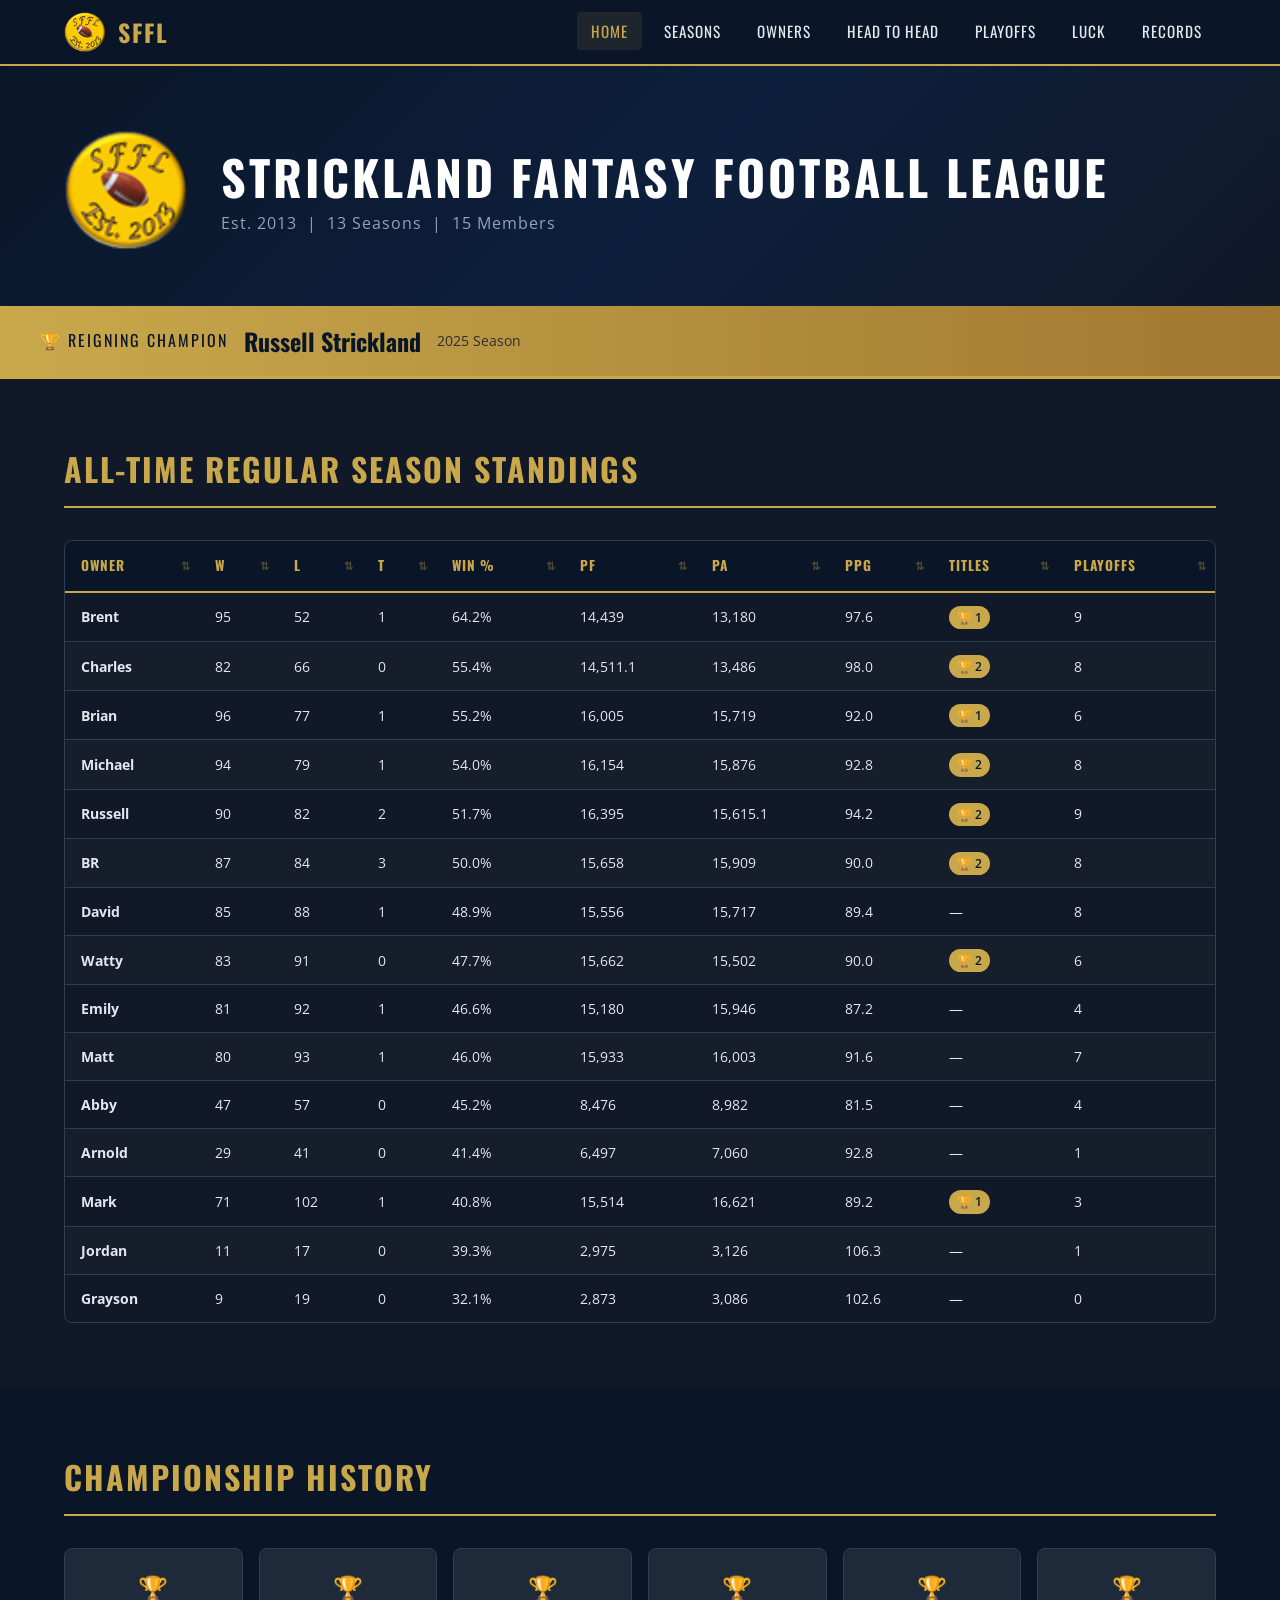
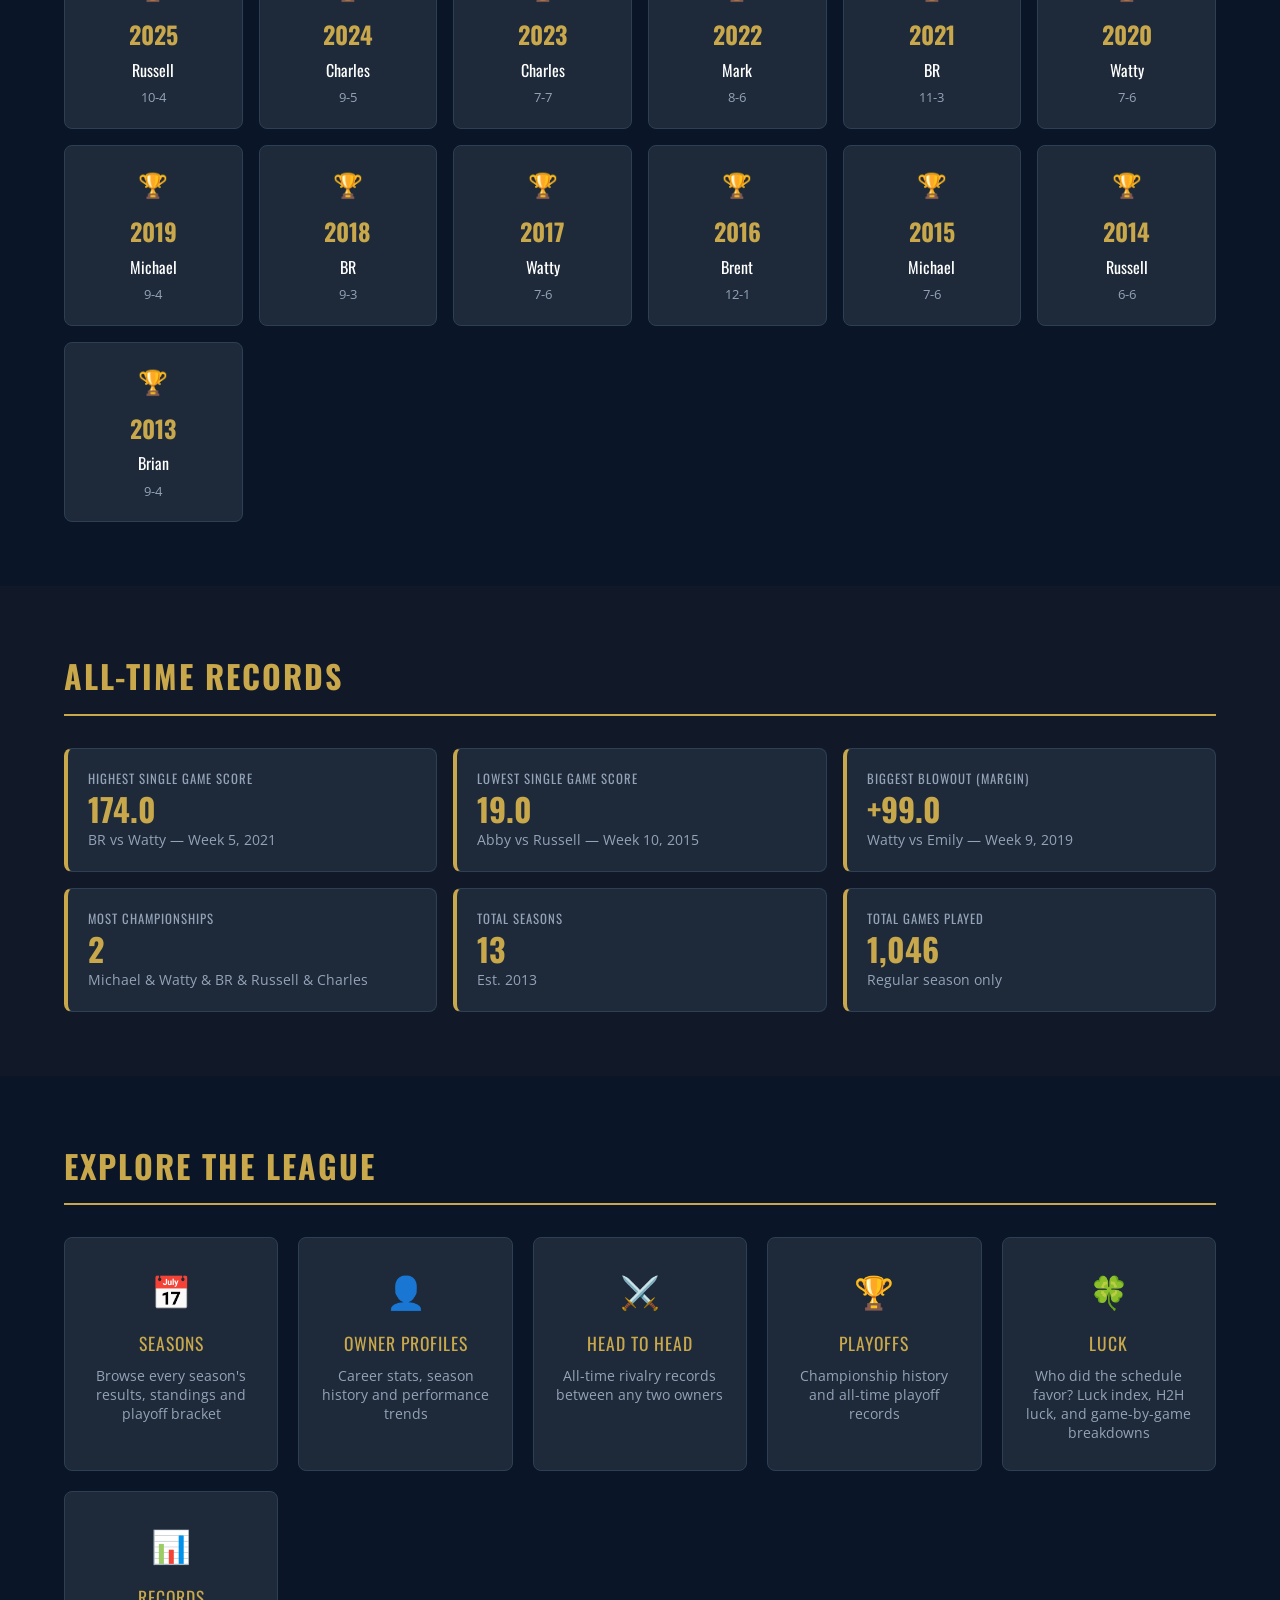
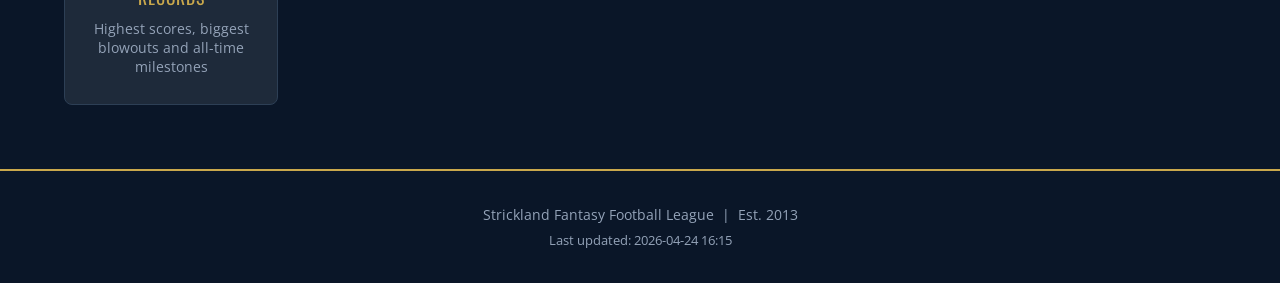
<file: index.html>
<!DOCTYPE html>
<html lang="en">
<head>
  <meta charset="UTF-8" />
  <meta name="viewport" content="width=device-width, initial-scale=1.0" />
  <title>SFFL | Strickland Fantasy Football League</title>
  <link rel="stylesheet" href="assets/css/style.css" />
  <link href="https://fonts.googleapis.com/css2?family=Oswald:wght@400;500;600;700&family=Open+Sans:wght@400;600&display=swap" rel="stylesheet" />
</head>
<body>

  <!-- NAVIGATION -->
  <nav class="navbar">
    <div class="nav-container">
      <a href="index.html" class="nav-brand">
        <img src="assets/logo.png" alt="SFFL Logo" class="nav-logo" />
        <span class="nav-title">SFFL</span>
      </a>
      <button class="nav-hamburger" id="nav-hamburger" aria-label="Toggle navigation">
        <span></span><span></span><span></span>
      </button>
      <ul class="nav-links" id="nav-links">
        <li><a href="index.html" class="active">Home</a></li>
        <li><a href="seasons.html">Seasons</a></li>
        <li><a href="owners.html">Owners</a></li>
        <li><a href="head-to-head.html">Head to Head</a></li>
        <li><a href="playoffs.html">Playoffs</a></li>
        <li><a href="luck.html">Luck</a></li>
        <li><a href="records.html">Records</a></li>
      </ul>
    </div>
  </nav>

  <!-- HERO -->
  <section class="hero">
    <div class="hero-container">
      <div class="hero-logo">
        <img src="assets/logo.png" alt="SFFL Logo" />
      </div>
      <div class="hero-text">
        <h1>Strickland Fantasy Football League</h1>
        <p class="hero-subtitle">Est. 2013 &nbsp;|&nbsp; 13 Seasons &nbsp;|&nbsp; 15 Members</p>
      </div>
    </div>
    <div class="champion-banner">
      <div class="champion-inner">
        <span class="champion-label">🏆 Reigning Champion</span>
        <span class="champion-name">Russell Strickland</span>
        <span class="champion-season">2025 Season</span>
      </div>
    </div>
  </section>

  <!-- ALL TIME STANDINGS -->
  <section class="section">
    <div class="container">
      <h2 class="section-title">All-Time Regular Season Standings</h2>
      <div class="table-wrapper">
        <table class="data-table" id="standings-table">
          <thead>
            <tr>
              <th>Owner</th>
              <th>W</th>
              <th>L</th>
              <th>T</th>
              <th>Win %</th>
              <th>PF</th>
              <th>PA</th>
              <th>PPG</th>
              <th>Titles</th>
              <th>Playoffs</th>
            </tr>
          </thead>
          <tbody id="standings-body">
            <!-- Filled by JavaScript -->
          </tbody>
        </table>
      </div>
    </div>
  </section>

  <!-- CHAMPIONSHIP HISTORY -->
  <section class="section section-dark">
    <div class="container">
      <h2 class="section-title">Championship History</h2>
      <div class="championship-grid" id="championship-grid">
        <!-- Filled by JavaScript -->
      </div>
    </div>
  </section>

  <!-- ALL TIME RECORDS -->
  <section class="section">
    <div class="container">
      <h2 class="section-title">All-Time Records</h2>
      <div class="records-strip" id="records-strip">
        <!-- Filled by JavaScript -->
      </div>
    </div>
  </section>

  <!-- NAV CARDS -->
  <section class="section section-dark">
    <div class="container">
      <h2 class="section-title">Explore the League</h2>
      <div class="nav-cards">
        <a href="seasons.html" class="nav-card">
          <div class="nav-card-icon">📅</div>
          <div class="nav-card-title">Seasons</div>
          <div class="nav-card-desc">Browse every season's results, standings and playoff bracket</div>
        </a>
        <a href="owners.html" class="nav-card">
          <div class="nav-card-icon">👤</div>
          <div class="nav-card-title">Owner Profiles</div>
          <div class="nav-card-desc">Career stats, season history and performance trends</div>
        </a>
        <a href="head-to-head.html" class="nav-card">
          <div class="nav-card-icon">⚔️</div>
          <div class="nav-card-title">Head to Head</div>
          <div class="nav-card-desc">All-time rivalry records between any two owners</div>
        </a>
        <a href="playoffs.html" class="nav-card">
          <div class="nav-card-icon">🏆</div>
          <div class="nav-card-title">Playoffs</div>
          <div class="nav-card-desc">Championship history and all-time playoff records</div>
        </a>
        <a href="luck.html" class="nav-card">
          <div class="nav-card-icon">🍀</div>
          <div class="nav-card-title">Luck</div>
          <div class="nav-card-desc">Who did the schedule favor? Luck index, H2H luck, and game-by-game breakdowns</div>
        </a>
        <a href="records.html" class="nav-card">
          <div class="nav-card-icon">📊</div>
          <div class="nav-card-title">Records</div>
          <div class="nav-card-desc">Highest scores, biggest blowouts and all-time milestones</div>
        </a>
      </div>
    </div>
  </section>

  <!-- FOOTER -->
  <footer class="footer">
    <div class="container">
      <p>Strickland Fantasy Football League &nbsp;|&nbsp; Est. 2013</p>
      <p class="footer-sub">Last updated: <span id="last-updated"></span></p>
    </div>
  </footer>

  <script src="assets/js/data.js"></script>
  <script src="assets/js/sort-table.js"></script>
  <script src="assets/js/index.js"></script>
  <script>
    (function() {
      var btn = document.getElementById('nav-hamburger');
      var links = document.getElementById('nav-links');
      btn.addEventListener('click', function() {
        btn.classList.toggle('open');
        links.classList.toggle('open');
      });
    })();
  </script>

</body>
</html>
</file>
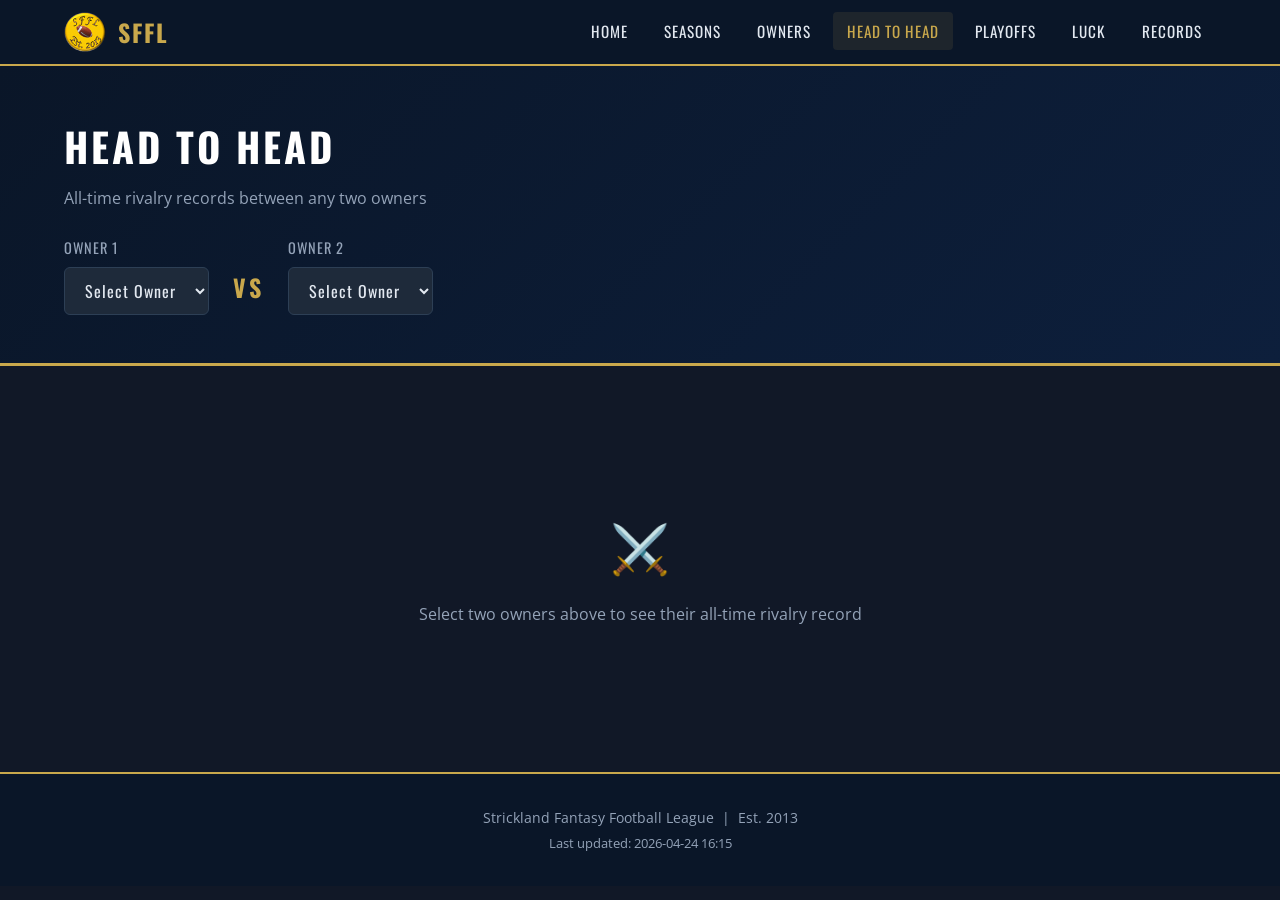
<file: head-to-head.html>
<!DOCTYPE html>
<html lang="en">
<head>
  <meta charset="UTF-8" />
  <meta name="viewport" content="width=device-width, initial-scale=1.0" />
  <title>SFFL | Head to Head</title>
  <link rel="stylesheet" href="assets/css/style.css" />
  <link href="https://fonts.googleapis.com/css2?family=Oswald:wght@400;500;600;700&family=Open+Sans:wght@400;600&display=swap" rel="stylesheet" />
</head>
<body>

  <!-- NAVIGATION -->
  <nav class="navbar">
    <div class="nav-container">
      <a href="index.html" class="nav-brand">
        <img src="assets/logo.png" alt="SFFL Logo" class="nav-logo" />
        <span class="nav-title">SFFL</span>
      </a>
      <button class="nav-hamburger" id="nav-hamburger" aria-label="Toggle navigation">
        <span></span><span></span><span></span>
      </button>
      <ul class="nav-links" id="nav-links">
        <li><a href="index.html">Home</a></li>
        <li><a href="seasons.html">Seasons</a></li>
        <li><a href="owners.html">Owners</a></li>
        <li><a href="head-to-head.html" class="active">Head to Head</a></li>
        <li><a href="playoffs.html">Playoffs</a></li>
        <li><a href="luck.html">Luck</a></li>
        <li><a href="records.html">Records</a></li>
      </ul>
    </div>
  </nav>

  <!-- PAGE HEADER -->
  <section class="page-header">
    <div class="container">
      <h1 class="page-title">Head to Head</h1>
      <p class="page-subtitle">All-time rivalry records between any two owners</p>
      <div class="h2h-selectors">
        <div class="selector-group">
          <label class="selector-label">Owner 1</label>
          <select id="owner1-select" class="selector-dropdown">
            <option value="">Select Owner</option>
          </select>
        </div>
        <div class="h2h-vs">VS</div>
        <div class="selector-group">
          <label class="selector-label">Owner 2</label>
          <select id="owner2-select" class="selector-dropdown">
            <option value="">Select Owner</option>
          </select>
        </div>
      </div>
    </div>
  </section>

  <!-- PROMPT (shown before selection) -->
  <section class="section" id="h2h-prompt">
    <div class="container">
      <div class="h2h-empty">
        <div class="h2h-empty-icon">⚔️</div>
        <p>Select two owners above to see their all-time rivalry record</p>
      </div>
    </div>
  </section>

  <!-- RIVALRY RESULTS (hidden until both selected) -->
  <div id="h2h-results" style="display:none;">

    <!-- RIVALRY SUMMARY -->
    <section class="section">
      <div class="container">
        <div class="rivalry-card" id="rivalry-card"></div>
      </div>
    </section>

    <!-- MATCHUP HISTORY -->
    <section class="section section-dark">
      <div class="container">
        <h2 class="section-title">Matchup History</h2>
        <div class="season-selector" id="season-filter-row" style="display:none; margin-bottom:16px;">
          <label class="selector-label" for="season-filter">Filter by Season</label>
          <select id="season-filter" class="selector-dropdown selector-small">
            <option value="">All Seasons</option>
          </select>
        </div>
        <div class="table-wrapper">
          <table class="data-table">
            <thead>
              <tr>
                <th>Season</th>
                <th>Week / Round</th>
                <th>Type</th>
                <th>Winner</th>
                <th>Score</th>
                <th>Loser</th>
                <th>Score</th>
                <th>Margin</th>
              </tr>
            </thead>
            <tbody id="h2h-history-body"></tbody>
          </table>
        </div>
      </div>
    </section>

  </div>

  <!-- FOOTER -->
  <footer class="footer">
    <div class="container">
      <p>Strickland Fantasy Football League &nbsp;|&nbsp; Est. 2013</p>
      <p class="footer-sub">Last updated: <span id="last-updated"></span></p>
    </div>
  </footer>

  <script src="assets/js/data.js"></script>
  <script src="assets/js/sort-table.js"></script>
  <script src="assets/js/head-to-head.js"></script>
  <script>
    (function() {
      var btn = document.getElementById('nav-hamburger');
      var links = document.getElementById('nav-links');
      btn.addEventListener('click', function() {
        btn.classList.toggle('open');
        links.classList.toggle('open');
      });
    })();
  </script>

</body>
</html>
</file>
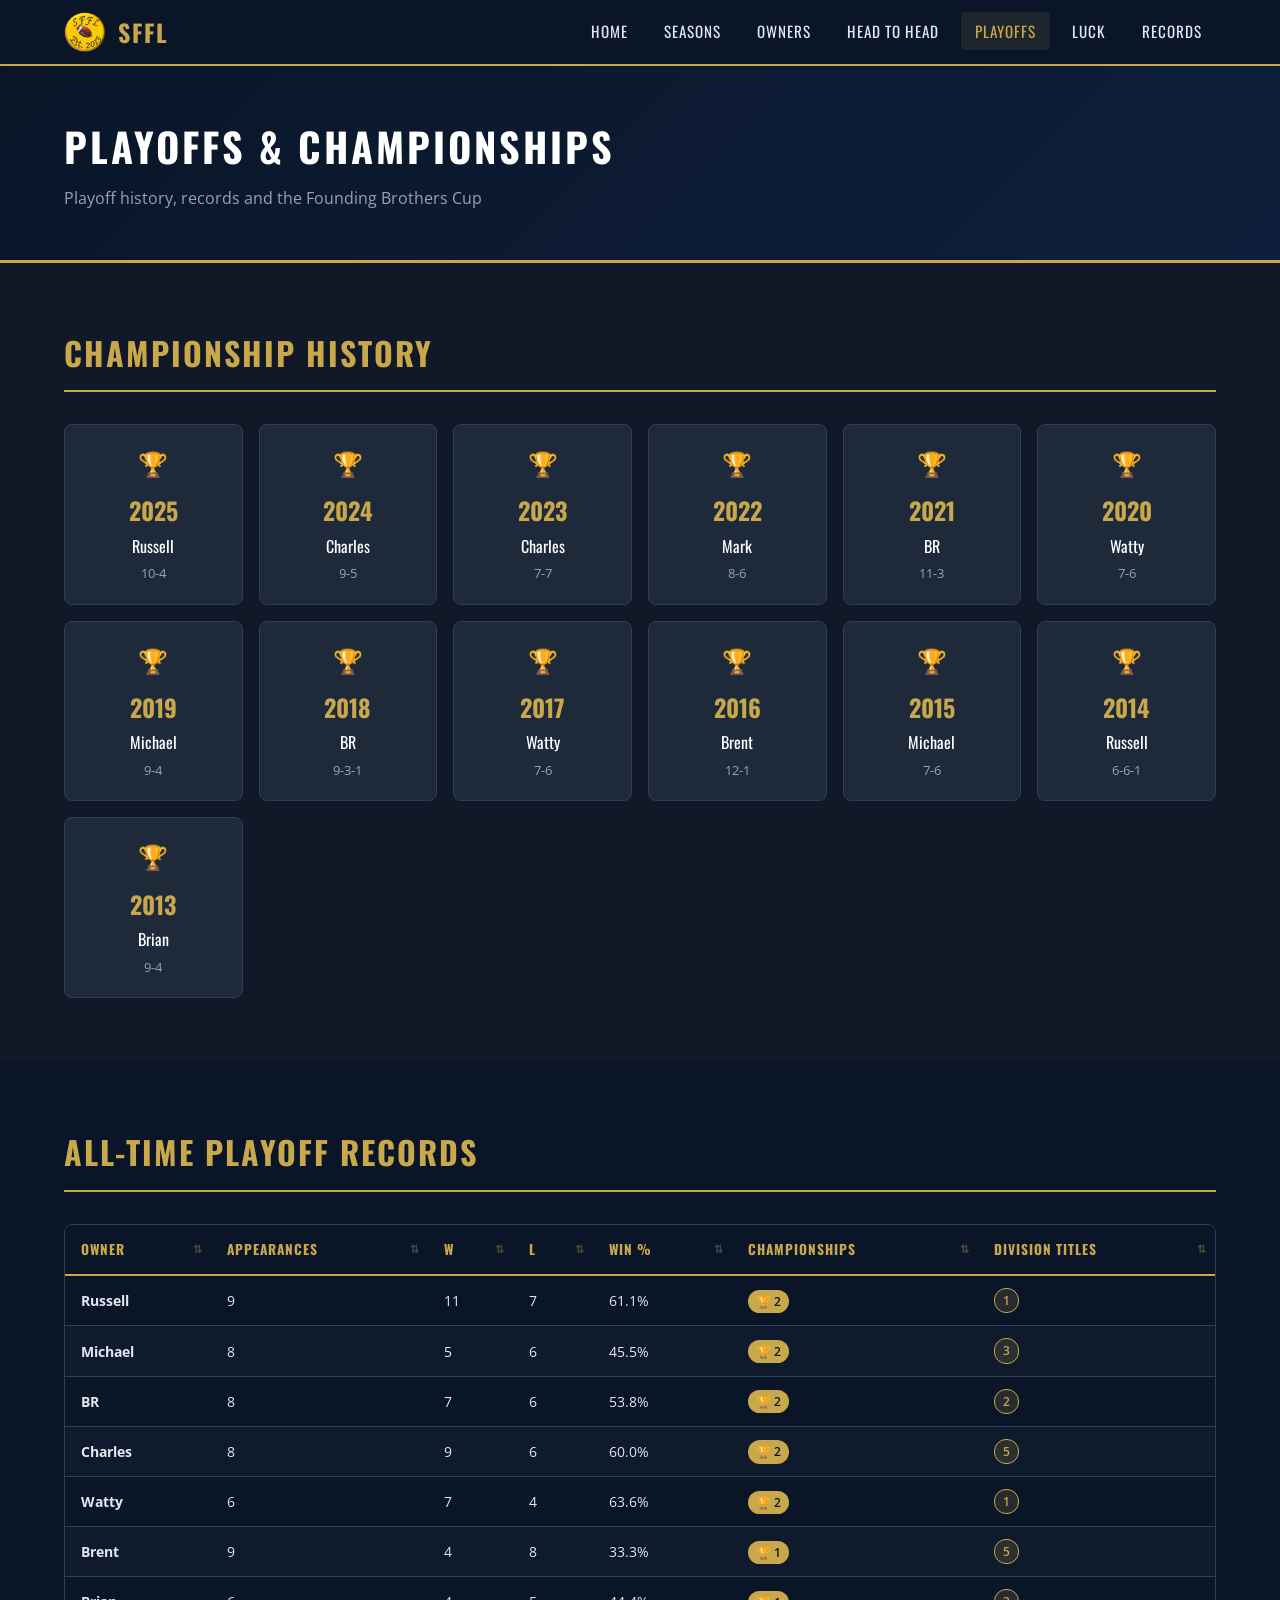
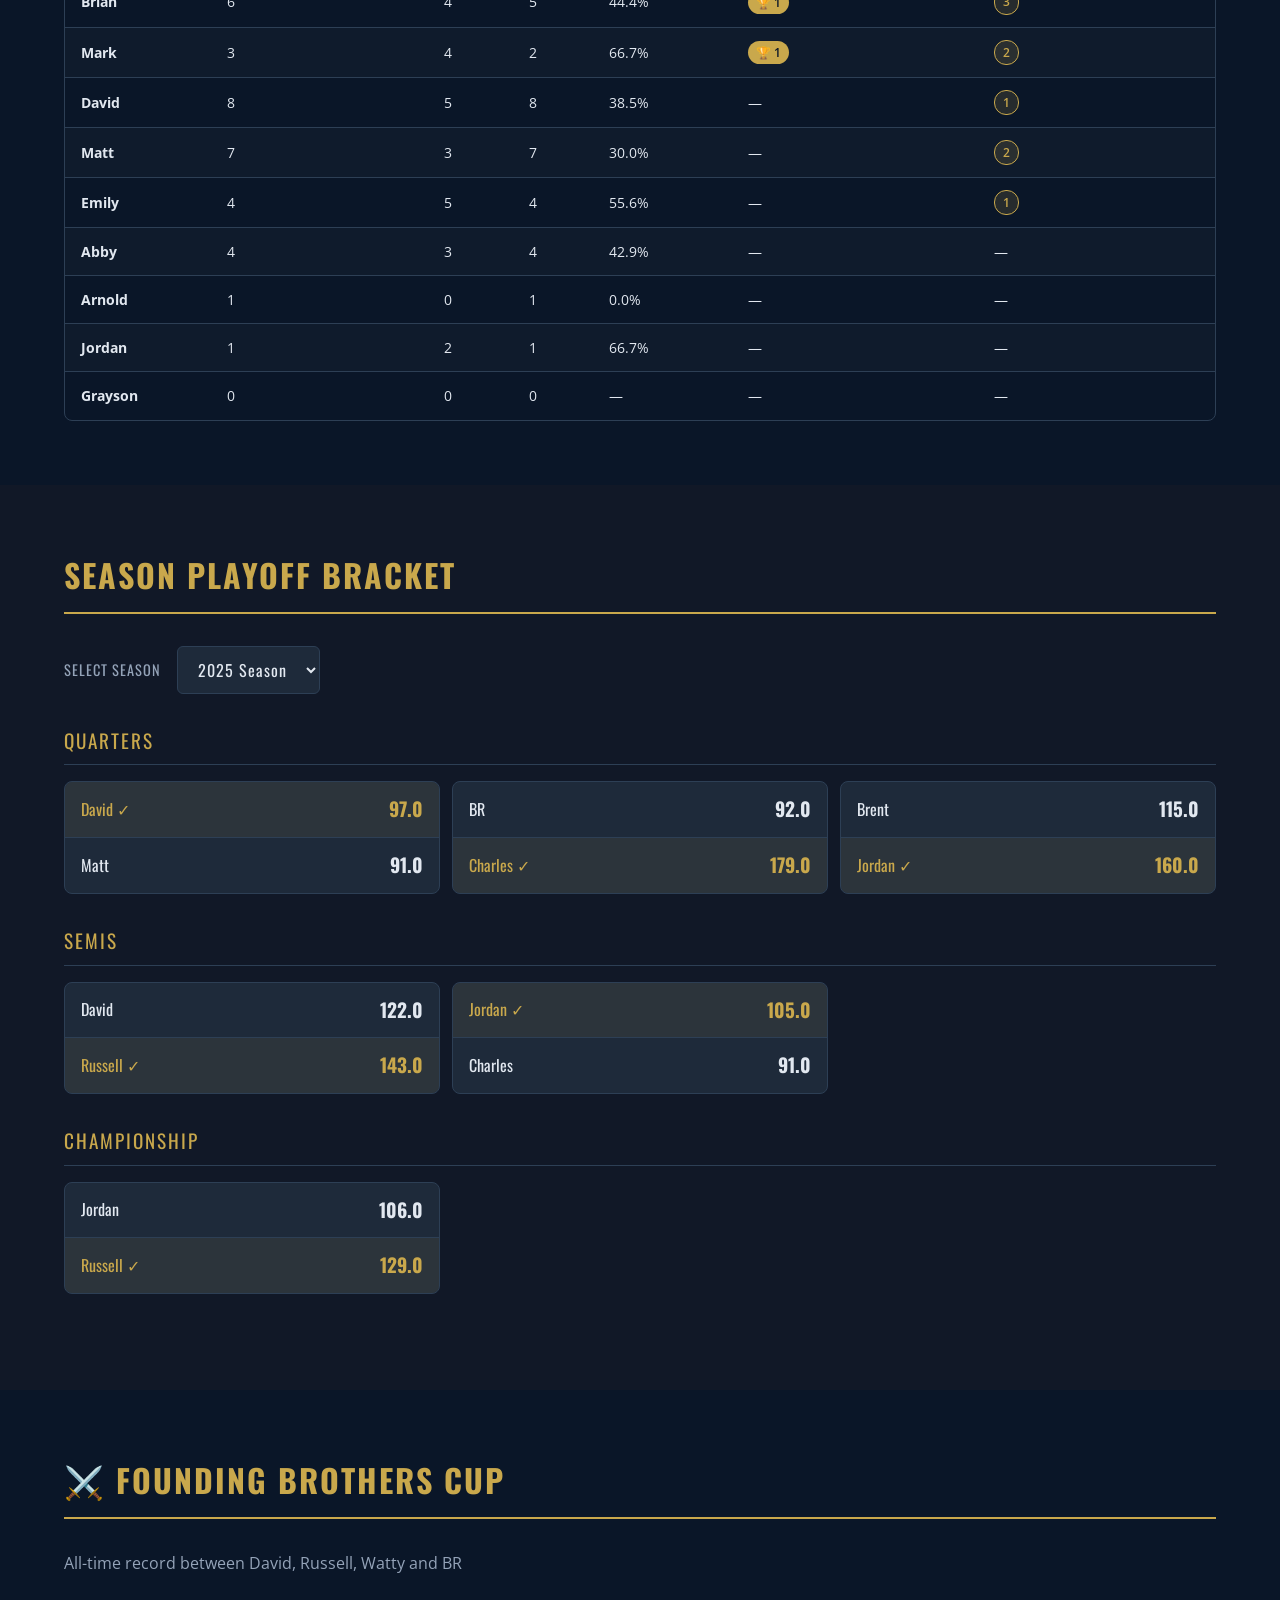
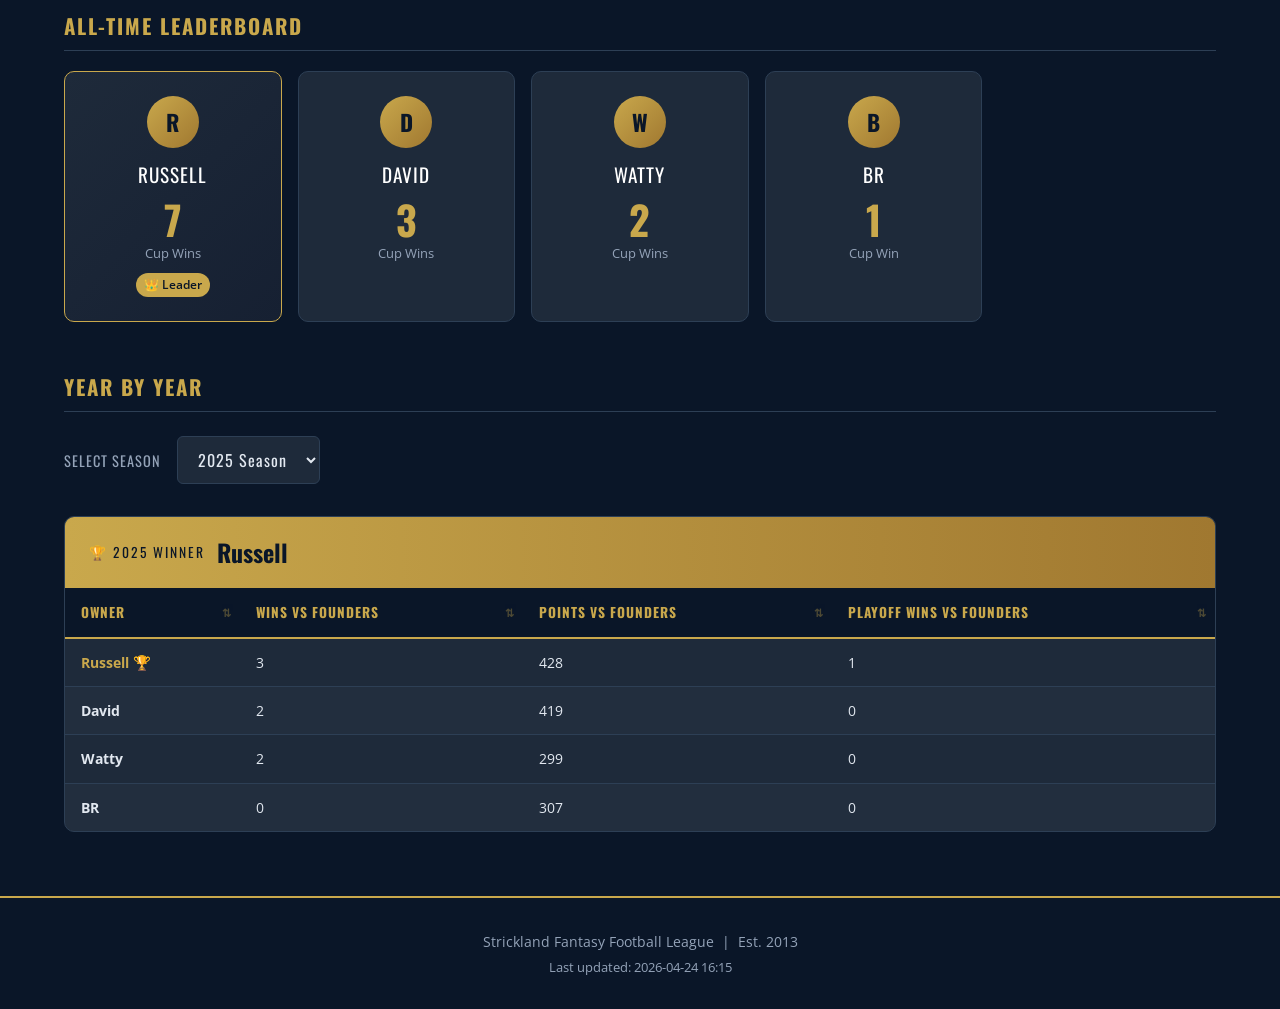
<file: playoffs.html>
<!DOCTYPE html>
<html lang="en">
<head>
  <meta charset="UTF-8" />
  <meta name="viewport" content="width=device-width, initial-scale=1.0" />
  <title>SFFL | Playoffs</title>
  <link rel="stylesheet" href="assets/css/style.css" />
  <link href="https://fonts.googleapis.com/css2?family=Oswald:wght@400;500;600;700&family=Open+Sans:wght@400;600&display=swap" rel="stylesheet" />
</head>
<body>

  <!-- NAVIGATION -->
  <nav class="navbar">
    <div class="nav-container">
      <a href="index.html" class="nav-brand">
        <img src="assets/logo.png" alt="SFFL Logo" class="nav-logo" />
        <span class="nav-title">SFFL</span>
      </a>
      <button class="nav-hamburger" id="nav-hamburger" aria-label="Toggle navigation">
        <span></span><span></span><span></span>
      </button>
      <ul class="nav-links" id="nav-links">
        <li><a href="index.html">Home</a></li>
        <li><a href="seasons.html">Seasons</a></li>
        <li><a href="owners.html">Owners</a></li>
        <li><a href="head-to-head.html">Head to Head</a></li>
        <li><a href="playoffs.html" class="active">Playoffs</a></li>
        <li><a href="luck.html">Luck</a></li>
        <li><a href="records.html">Records</a></li>
      </ul>
    </div>
  </nav>

  <!-- PAGE HEADER -->
  <section class="page-header">
    <div class="container">
      <h1 class="page-title">Playoffs & Championships</h1>
      <p class="page-subtitle">Playoff history, records and the Founding Brothers Cup</p>
    </div>
  </section>

  <!-- CHAMPIONSHIP HISTORY -->
  <section class="section">
    <div class="container">
      <h2 class="section-title">Championship History</h2>
      <div class="championship-grid" id="champ-history-grid"></div>
    </div>
  </section>

  <!-- ALL TIME PLAYOFF RECORDS -->
  <section class="section section-dark">
    <div class="container">
      <h2 class="section-title">All-Time Playoff Records</h2>
      <div class="table-wrapper">
        <table class="data-table">
          <thead>
            <tr>
              <th>Owner</th>
              <th>Appearances</th>
              <th>W</th>
              <th>L</th>
              <th>Win %</th>
              <th>Championships</th>
              <th>Division Titles</th>
            </tr>
          </thead>
          <tbody id="playoff-records-body"></tbody>
        </table>
      </div>
    </div>
  </section>

  <!-- SEASON PLAYOFF BRACKET -->
  <section class="section">
    <div class="container">
      <h2 class="section-title">Season Playoff Bracket</h2>
      <div class="season-selector" style="margin-bottom: 32px;">
        <label class="selector-label">Select Season</label>
        <select id="bracket-season-select" class="selector-dropdown"></select>
      </div>
      <div id="bracket-results"></div>
    </div>
  </section>

  <!-- FOUNDING BROTHERS CUP -->
  <section class="section section-dark">
    <div class="container">
      <h2 class="section-title">⚔️ Founding Brothers Cup</h2>
      <p class="page-subtitle" style="margin-bottom: 32px;">
        All-time record between David, Russell, Watty and BR
      </p>

      <!-- All Time Leaderboard -->
      <h3 class="subsection-title">All-Time Leaderboard</h3>
      <div class="fb-leaderboard" id="fb-leaderboard"></div>

      <!-- Year by Year -->
      <h3 class="subsection-title" style="margin-top: 48px;">Year by Year</h3>
      <div class="season-selector" style="margin-bottom: 32px;">
        <label class="selector-label">Select Season</label>
        <select id="fb-season-select" class="selector-dropdown"></select>
      </div>
      <div id="fb-season-results"></div>

    </div>
  </section>

  <!-- FOOTER -->
  <footer class="footer">
    <div class="container">
      <p>Strickland Fantasy Football League &nbsp;|&nbsp; Est. 2013</p>
      <p class="footer-sub">Last updated: <span id="last-updated"></span></p>
    </div>
  </footer>

  <script src="assets/js/data.js"></script>
  <script src="assets/js/sort-table.js"></script>
  <script src="assets/js/playoffs.js"></script>
  <script>
    (function() {
      var btn = document.getElementById('nav-hamburger');
      var links = document.getElementById('nav-links');
      btn.addEventListener('click', function() {
        btn.classList.toggle('open');
        links.classList.toggle('open');
      });
    })();
  </script>

</body>
</html>
</file>
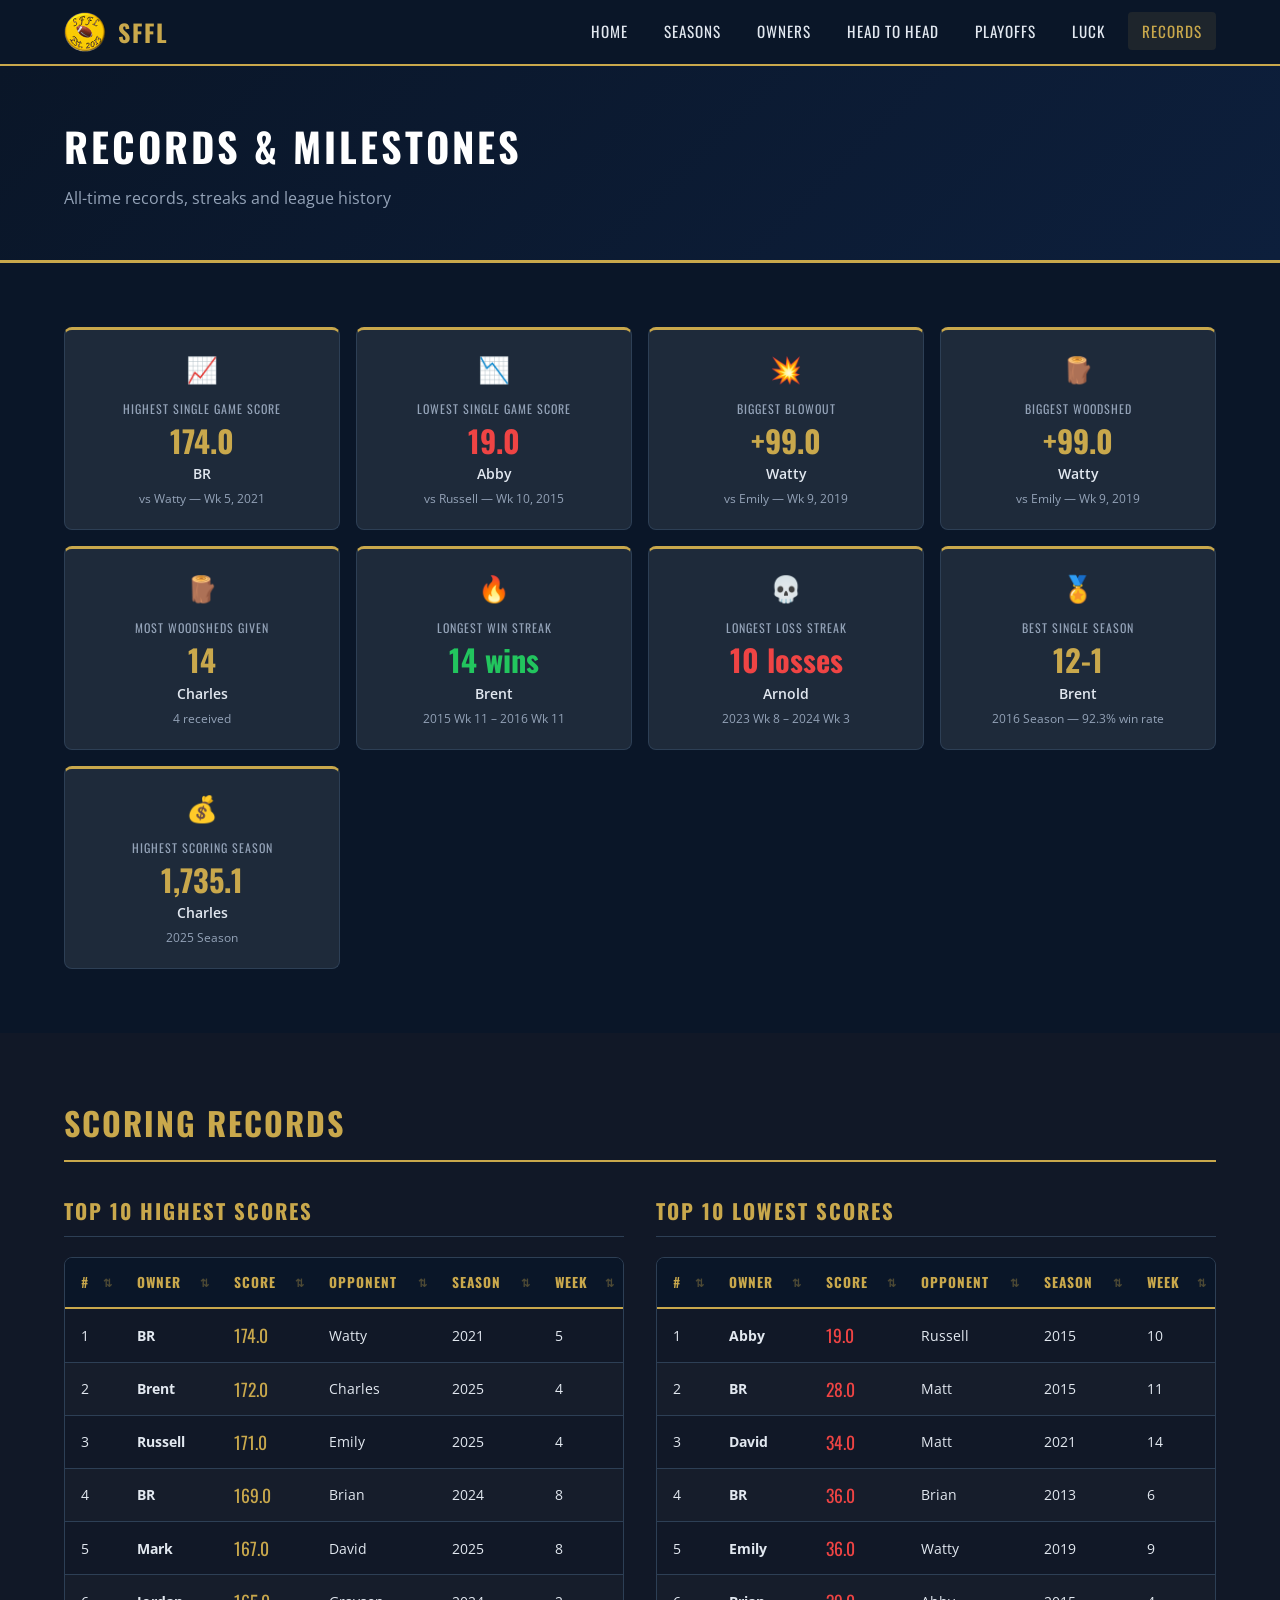
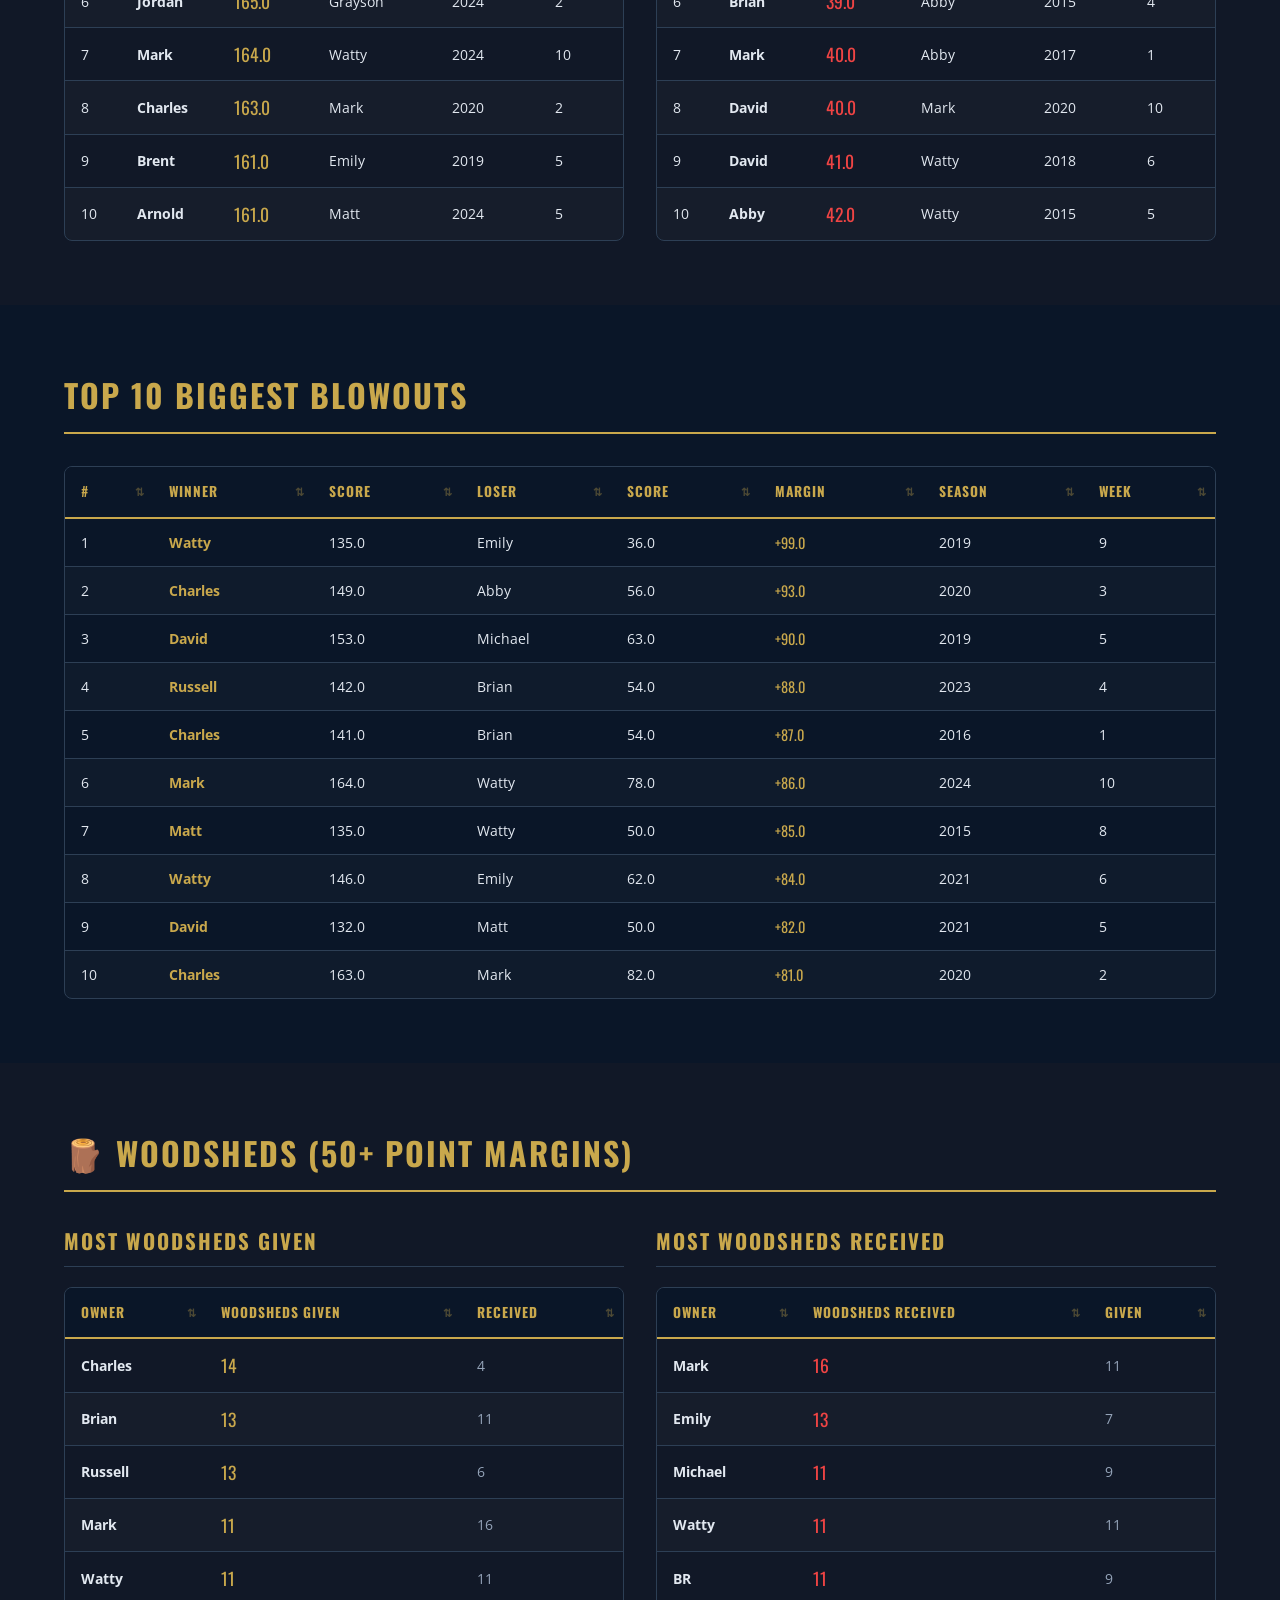
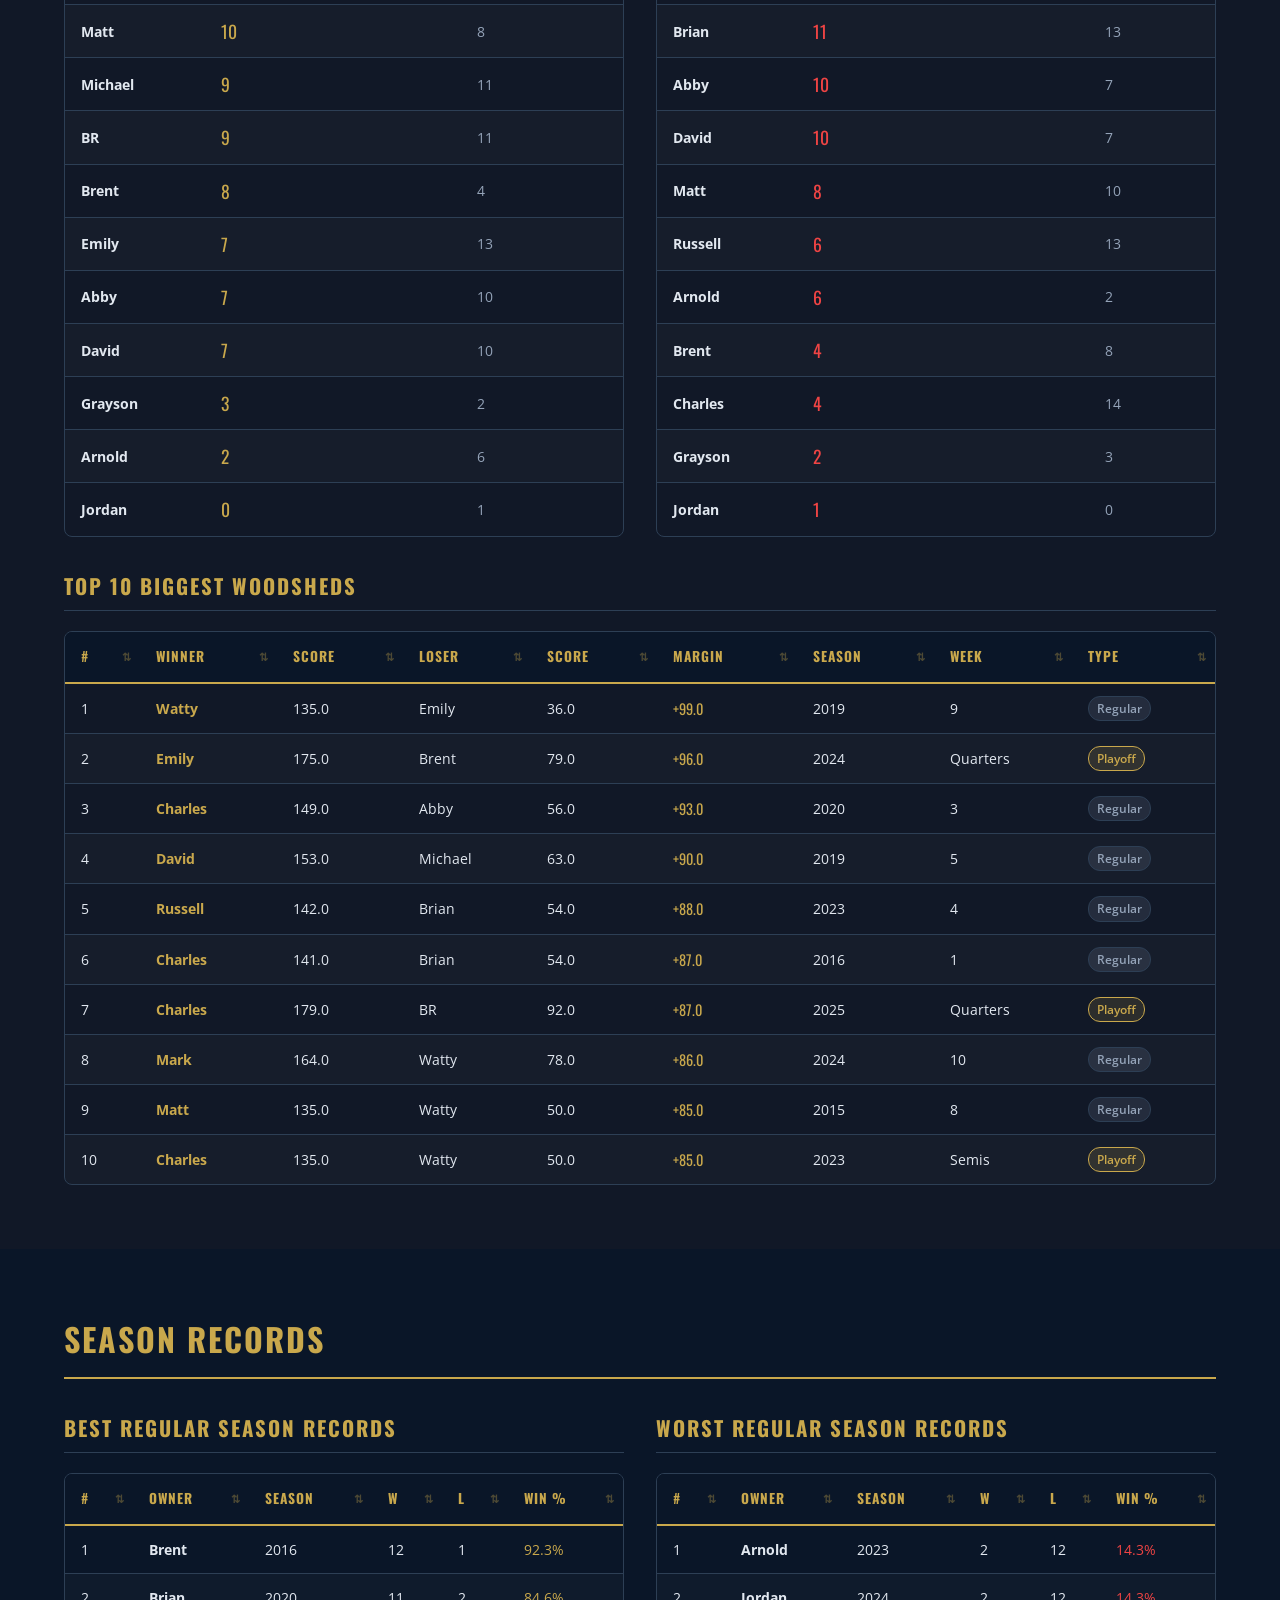
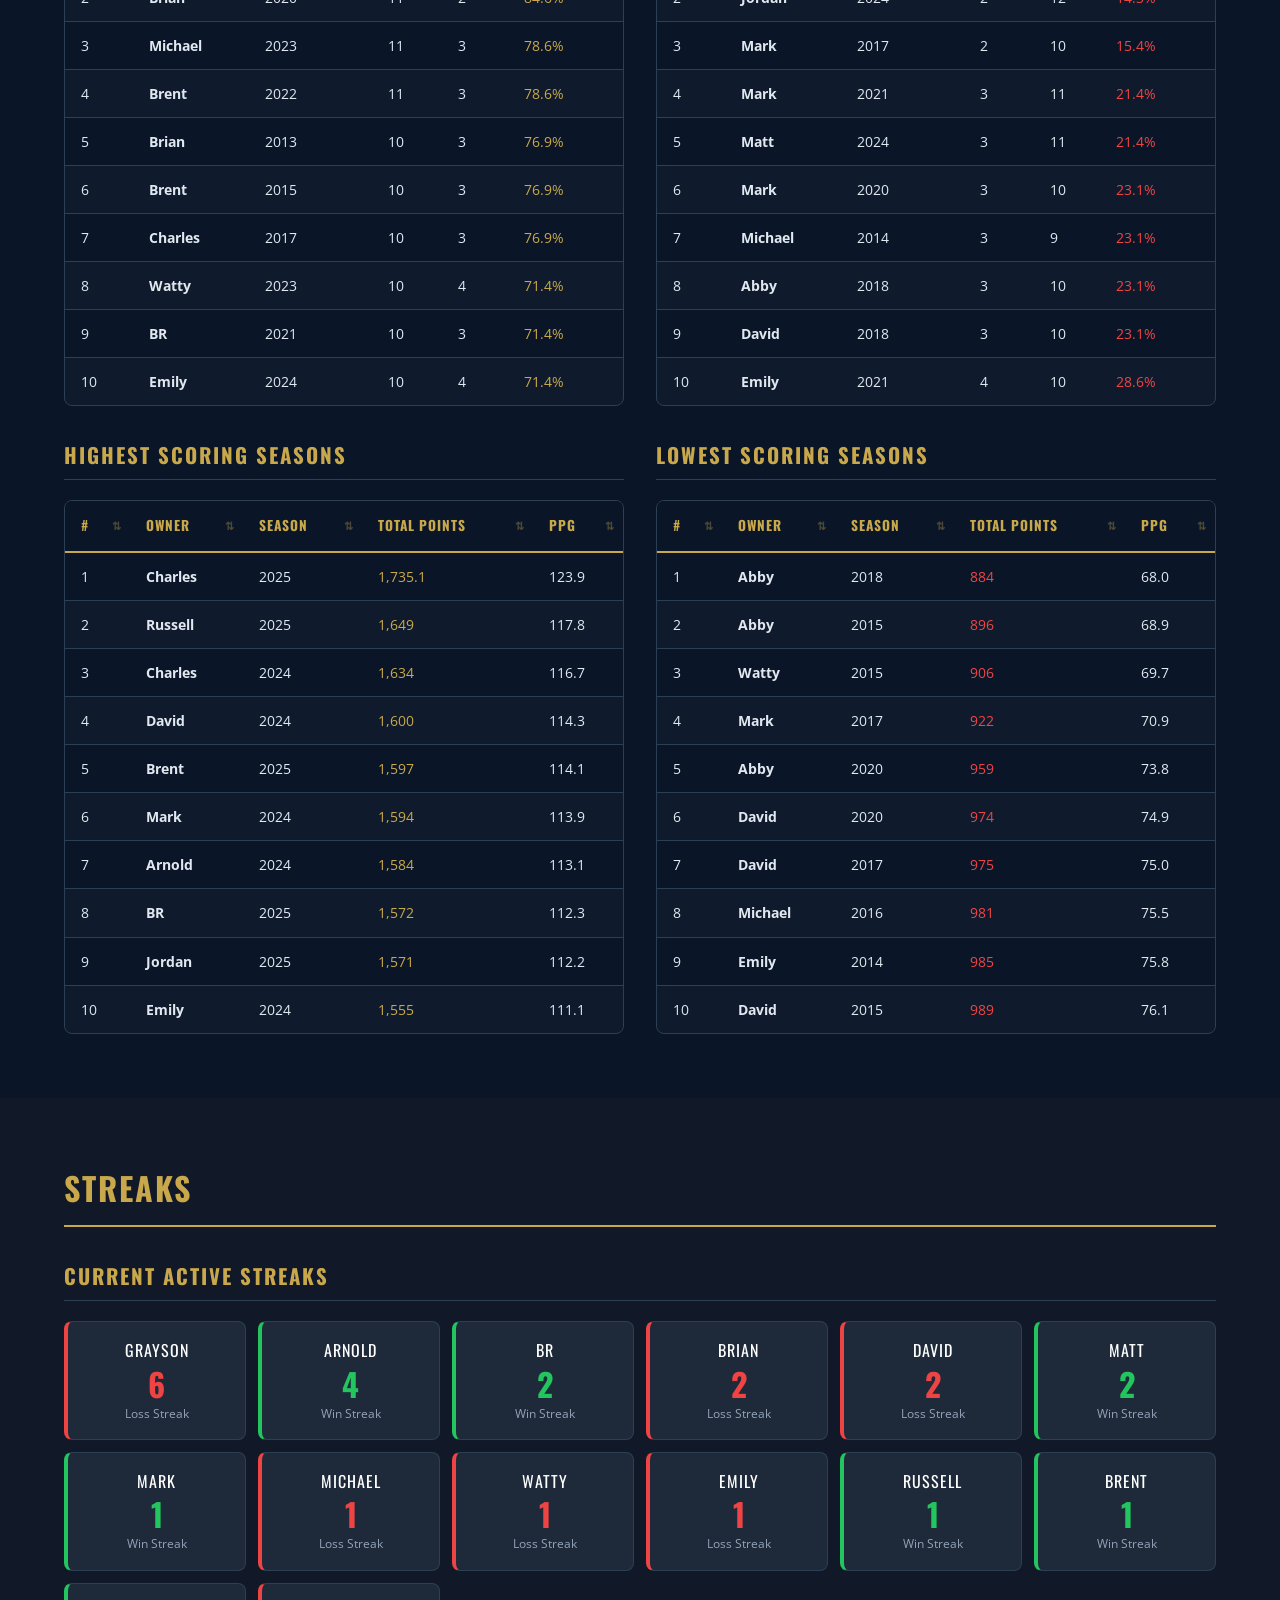
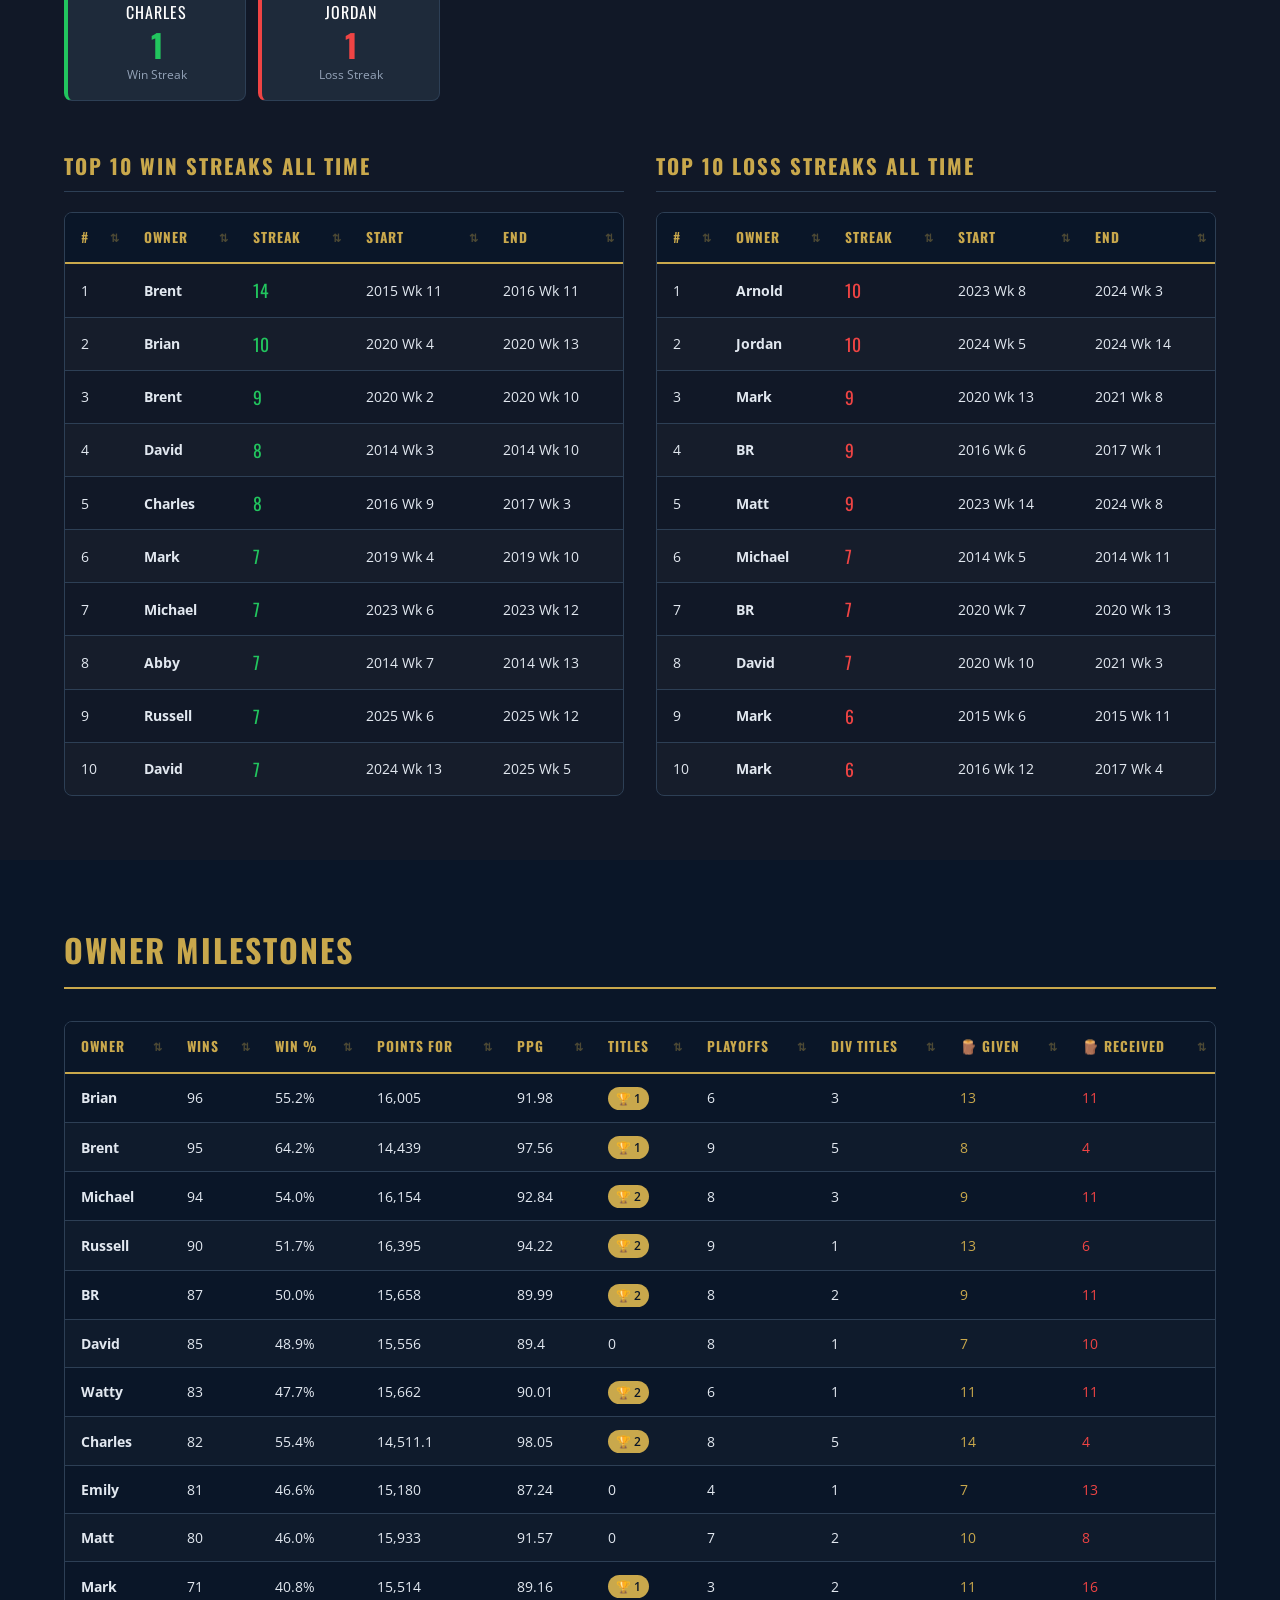
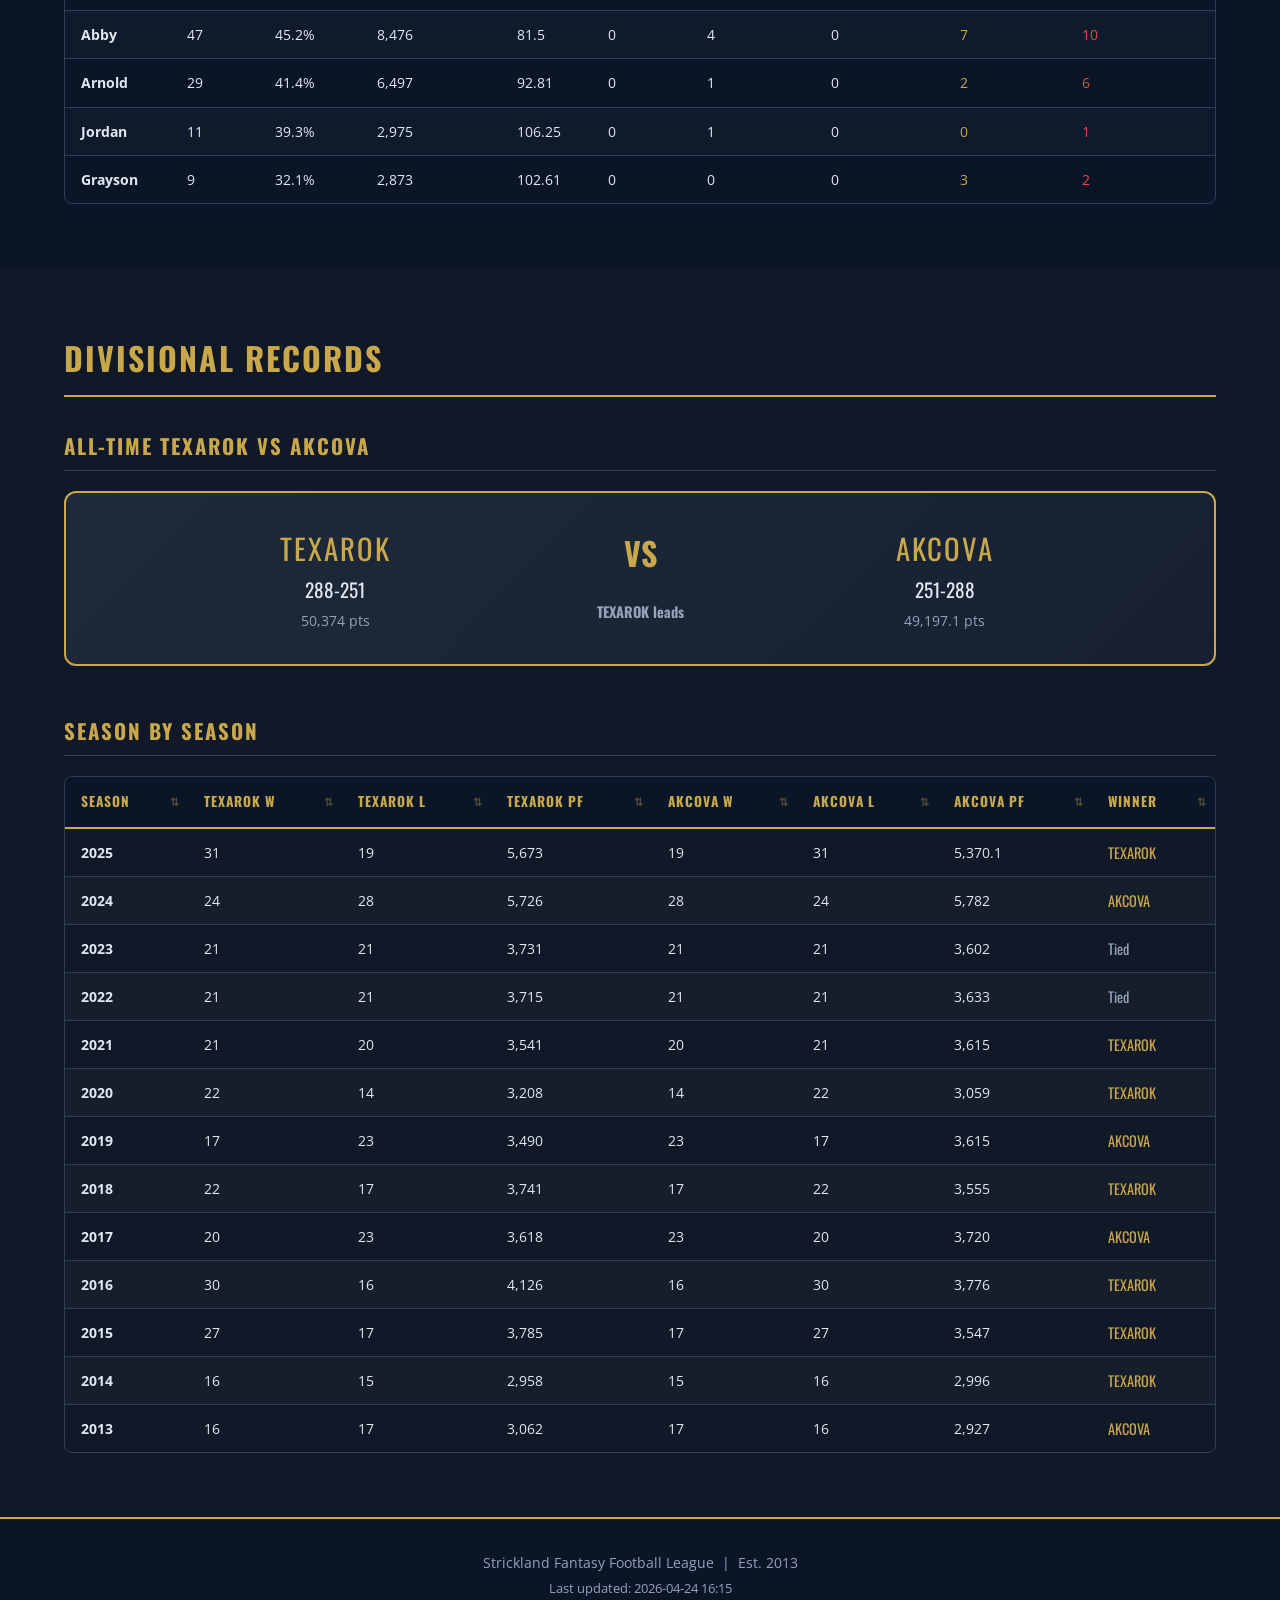
<file: records.html>
<!DOCTYPE html>
<html lang="en">
<head>
  <meta charset="UTF-8" />
  <meta name="viewport" content="width=device-width, initial-scale=1.0" />
  <title>SFFL | Records</title>
  <link rel="stylesheet" href="assets/css/style.css" />
  <link href="https://fonts.googleapis.com/css2?family=Oswald:wght@400;500;600;700&family=Open+Sans:wght@400;600&display=swap" rel="stylesheet" />
</head>
<body>

  <!-- NAVIGATION -->
  <nav class="navbar">
    <div class="nav-container">
      <a href="index.html" class="nav-brand">
        <img src="assets/logo.png" alt="SFFL Logo" class="nav-logo" />
        <span class="nav-title">SFFL</span>
      </a>
      <button class="nav-hamburger" id="nav-hamburger" aria-label="Toggle navigation">
        <span></span><span></span><span></span>
      </button>
      <ul class="nav-links" id="nav-links">
        <li><a href="index.html">Home</a></li>
        <li><a href="seasons.html">Seasons</a></li>
        <li><a href="owners.html">Owners</a></li>
        <li><a href="head-to-head.html">Head to Head</a></li>
        <li><a href="playoffs.html">Playoffs</a></li>
        <li><a href="luck.html">Luck</a></li>
        <li><a href="records.html" class="active">Records</a></li>
      </ul>
    </div>
  </nav>

  <!-- PAGE HEADER -->
  <section class="page-header">
    <div class="container">
      <h1 class="page-title">Records & Milestones</h1>
      <p class="page-subtitle">All-time records, streaks and league history</p>
    </div>
  </section>

  <!-- RECORD CALLOUTS -->
  <section class="section section-dark">
    <div class="container">
      <div class="record-callouts-grid" id="record-callouts"></div>
    </div>
  </section>

  <!-- SCORING RECORDS -->
  <section class="section">
    <div class="container">
      <h2 class="section-title">Scoring Records</h2>
      <div class="records-two-col">
        <div>
          <h3 class="subsection-title">Top 10 Highest Scores</h3>
          <div class="table-wrapper">
            <table class="data-table">
              <thead>
                <tr>
                  <th>#</th>
                  <th>Owner</th>
                  <th>Score</th>
                  <th>Opponent</th>
                  <th>Season</th>
                  <th>Week</th>
                </tr>
              </thead>
              <tbody id="highest-scores-body"></tbody>
            </table>
          </div>
        </div>
        <div>
          <h3 class="subsection-title">Top 10 Lowest Scores</h3>
          <div class="table-wrapper">
            <table class="data-table">
              <thead>
                <tr>
                  <th>#</th>
                  <th>Owner</th>
                  <th>Score</th>
                  <th>Opponent</th>
                  <th>Season</th>
                  <th>Week</th>
                </tr>
              </thead>
              <tbody id="lowest-scores-body"></tbody>
            </table>
          </div>
        </div>
      </div>
    </div>
  </section>

  <!-- BIGGEST BLOWOUTS -->
  <section class="section section-dark">
    <div class="container">
      <h2 class="section-title">Top 10 Biggest Blowouts</h2>
      <div class="table-wrapper">
        <table class="data-table">
          <thead>
            <tr>
              <th>#</th>
              <th>Winner</th>
              <th>Score</th>
              <th>Loser</th>
              <th>Score</th>
              <th>Margin</th>
              <th>Season</th>
              <th>Week</th>
            </tr>
          </thead>
          <tbody id="blowouts-body"></tbody>
        </table>
      </div>
    </div>
  </section>

  <!-- WOODSHEDS -->
  <section class="section">
    <div class="container">
      <h2 class="section-title">🪵 Woodsheds (50+ Point Margins)</h2>
      <div class="records-two-col" style="margin-bottom: 32px;">
        <div>
          <h3 class="subsection-title">Most Woodsheds Given</h3>
          <div class="table-wrapper">
            <table class="data-table">
              <thead>
                <tr>
                  <th>Owner</th>
                  <th>Woodsheds Given</th>
                  <th>Received</th>
                </tr>
              </thead>
              <tbody id="woodsheds-given-body"></tbody>
            </table>
          </div>
        </div>
        <div>
          <h3 class="subsection-title">Most Woodsheds Received</h3>
          <div class="table-wrapper">
            <table class="data-table">
              <thead>
                <tr>
                  <th>Owner</th>
                  <th>Woodsheds Received</th>
                  <th>Given</th>
                </tr>
              </thead>
              <tbody id="woodsheds-received-body"></tbody>
            </table>
          </div>
        </div>
      </div>
      <h3 class="subsection-title">Top 10 Biggest Woodsheds</h3>
      <div class="table-wrapper">
        <table class="data-table">
          <thead>
            <tr>
              <th>#</th>
              <th>Winner</th>
              <th>Score</th>
              <th>Loser</th>
              <th>Score</th>
              <th>Margin</th>
              <th>Season</th>
              <th>Week</th>
              <th>Type</th>
            </tr>
          </thead>
          <tbody id="woodsheds-top10-body"></tbody>
        </table>
      </div>
    </div>
  </section>

  <!-- SEASON RECORDS -->
  <section class="section section-dark">
    <div class="container">
      <h2 class="section-title">Season Records</h2>
      <div class="records-two-col">
        <div>
          <h3 class="subsection-title">Best Regular Season Records</h3>
          <div class="table-wrapper">
            <table class="data-table">
              <thead>
                <tr>
                  <th>#</th>
                  <th>Owner</th>
                  <th>Season</th>
                  <th>W</th>
                  <th>L</th>
                  <th>Win %</th>
                </tr>
              </thead>
              <tbody id="best-records-body"></tbody>
            </table>
          </div>
        </div>
        <div>
          <h3 class="subsection-title">Worst Regular Season Records</h3>
          <div class="table-wrapper">
            <table class="data-table">
              <thead>
                <tr>
                  <th>#</th>
                  <th>Owner</th>
                  <th>Season</th>
                  <th>W</th>
                  <th>L</th>
                  <th>Win %</th>
                </tr>
              </thead>
              <tbody id="worst-records-body"></tbody>
            </table>
          </div>
        </div>
      </div>
      <div class="records-two-col" style="margin-top: 32px;">
        <div>
          <h3 class="subsection-title">Highest Scoring Seasons</h3>
          <div class="table-wrapper">
            <table class="data-table">
              <thead>
                <tr>
                  <th>#</th>
                  <th>Owner</th>
                  <th>Season</th>
                  <th>Total Points</th>
                  <th>PPG</th>
                </tr>
              </thead>
              <tbody id="highest-season-body"></tbody>
            </table>
          </div>
        </div>
        <div>
          <h3 class="subsection-title">Lowest Scoring Seasons</h3>
          <div class="table-wrapper">
            <table class="data-table">
              <thead>
                <tr>
                  <th>#</th>
                  <th>Owner</th>
                  <th>Season</th>
                  <th>Total Points</th>
                  <th>PPG</th>
                </tr>
              </thead>
              <tbody id="lowest-season-body"></tbody>
            </table>
          </div>
        </div>
      </div>
    </div>
  </section>

  <!-- STREAKS -->
  <section class="section">
    <div class="container">
      <h2 class="section-title">Streaks</h2>
      <h3 class="subsection-title">Current Active Streaks</h3>
      <div class="streaks-grid" id="current-streaks-grid"></div>
      <div class="records-two-col" style="margin-top: 48px;">
        <div>
          <h3 class="subsection-title">Top 10 Win Streaks All Time</h3>
          <div class="table-wrapper">
            <table class="data-table">
              <thead>
                <tr>
                  <th>#</th>
                  <th>Owner</th>
                  <th>Streak</th>
                  <th>Start</th>
                  <th>End</th>
                </tr>
              </thead>
              <tbody id="win-streaks-body"></tbody>
            </table>
          </div>
        </div>
        <div>
          <h3 class="subsection-title">Top 10 Loss Streaks All Time</h3>
          <div class="table-wrapper">
            <table class="data-table">
              <thead>
                <tr>
                  <th>#</th>
                  <th>Owner</th>
                  <th>Streak</th>
                  <th>Start</th>
                  <th>End</th>
                </tr>
              </thead>
              <tbody id="loss-streaks-body"></tbody>
            </table>
          </div>
        </div>
      </div>
    </div>
  </section>

  <!-- OWNER MILESTONES -->
  <section class="section section-dark">
    <div class="container">
      <h2 class="section-title">Owner Milestones</h2>
      <div class="table-wrapper">
        <table class="data-table">
          <thead>
            <tr>
              <th>Owner</th>
              <th>Wins</th>
              <th>Win %</th>
              <th>Points For</th>
              <th>PPG</th>
              <th>Titles</th>
              <th>Playoffs</th>
              <th>Div Titles</th>
              <th>🪵 Given</th>
              <th>🪵 Received</th>
            </tr>
          </thead>
          <tbody id="milestones-body"></tbody>
        </table>
      </div>
    </div>
  </section>

  <!-- DIVISIONAL RECORDS -->
  <section class="section">
    <div class="container">
      <h2 class="section-title">Divisional Records</h2>
      <h3 class="subsection-title">All-Time TEXAROK vs AKCOVA</h3>
      <div class="divisional-summary" id="divisional-summary"></div>
      <h3 class="subsection-title" style="margin-top: 48px;">Season by Season</h3>
      <div class="table-wrapper">
        <table class="data-table">
          <thead>
            <tr>
              <th>Season</th>
              <th>TEXAROK W</th>
              <th>TEXAROK L</th>
              <th>TEXAROK PF</th>
              <th>AKCOVA W</th>
              <th>AKCOVA L</th>
              <th>AKCOVA PF</th>
              <th>Winner</th>
            </tr>
          </thead>
          <tbody id="divisional-season-body"></tbody>
        </table>
      </div>
    </div>
  </section>

  <!-- FOOTER -->
  <footer class="footer">
    <div class="container">
      <p>Strickland Fantasy Football League &nbsp;|&nbsp; Est. 2013</p>
      <p class="footer-sub">Last updated: <span id="last-updated"></span></p>
    </div>
  </footer>

  <script src="assets/js/data.js"></script>
  <script src="assets/js/sort-table.js"></script>
  <script src="assets/js/records.js"></script>
  <script>
    (function() {
      var btn = document.getElementById('nav-hamburger');
      var links = document.getElementById('nav-links');
      btn.addEventListener('click', function() {
        btn.classList.toggle('open');
        links.classList.toggle('open');
      });
    })();
  </script>

</body>
</html>
</file>
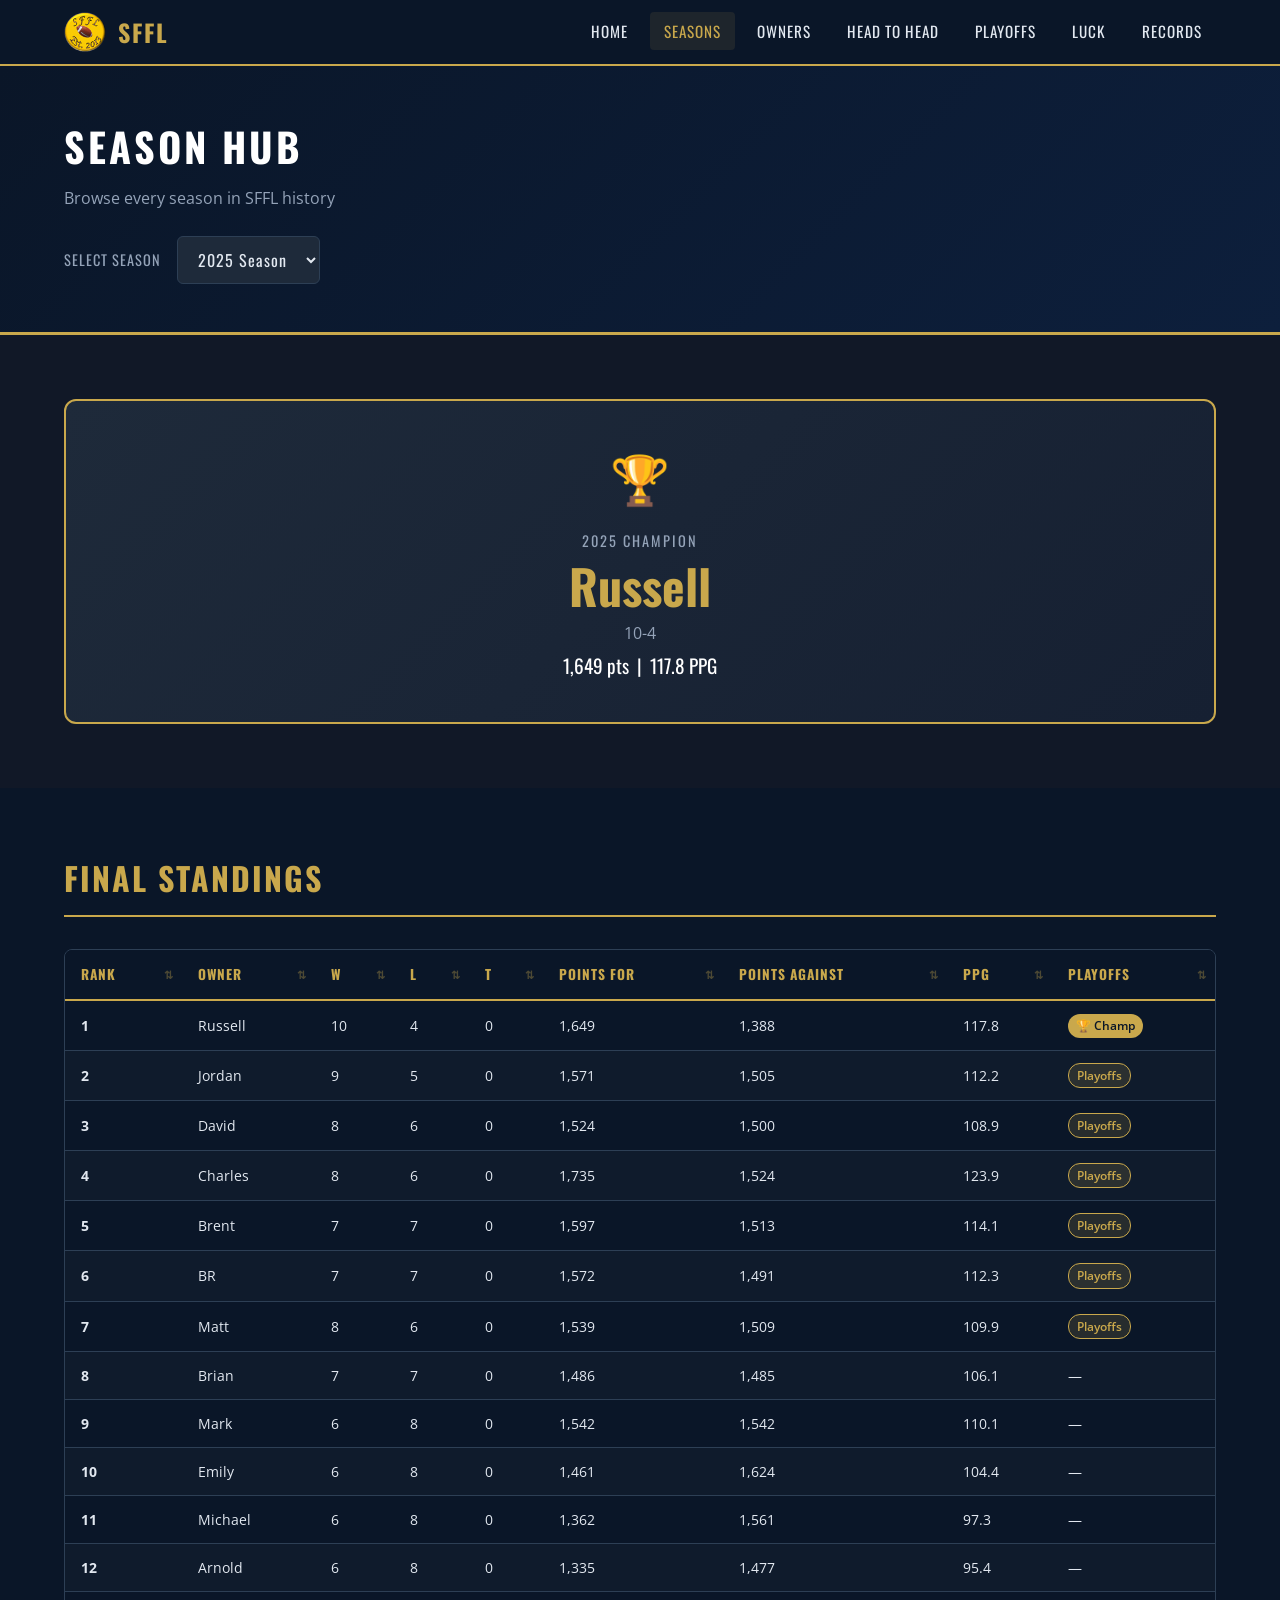
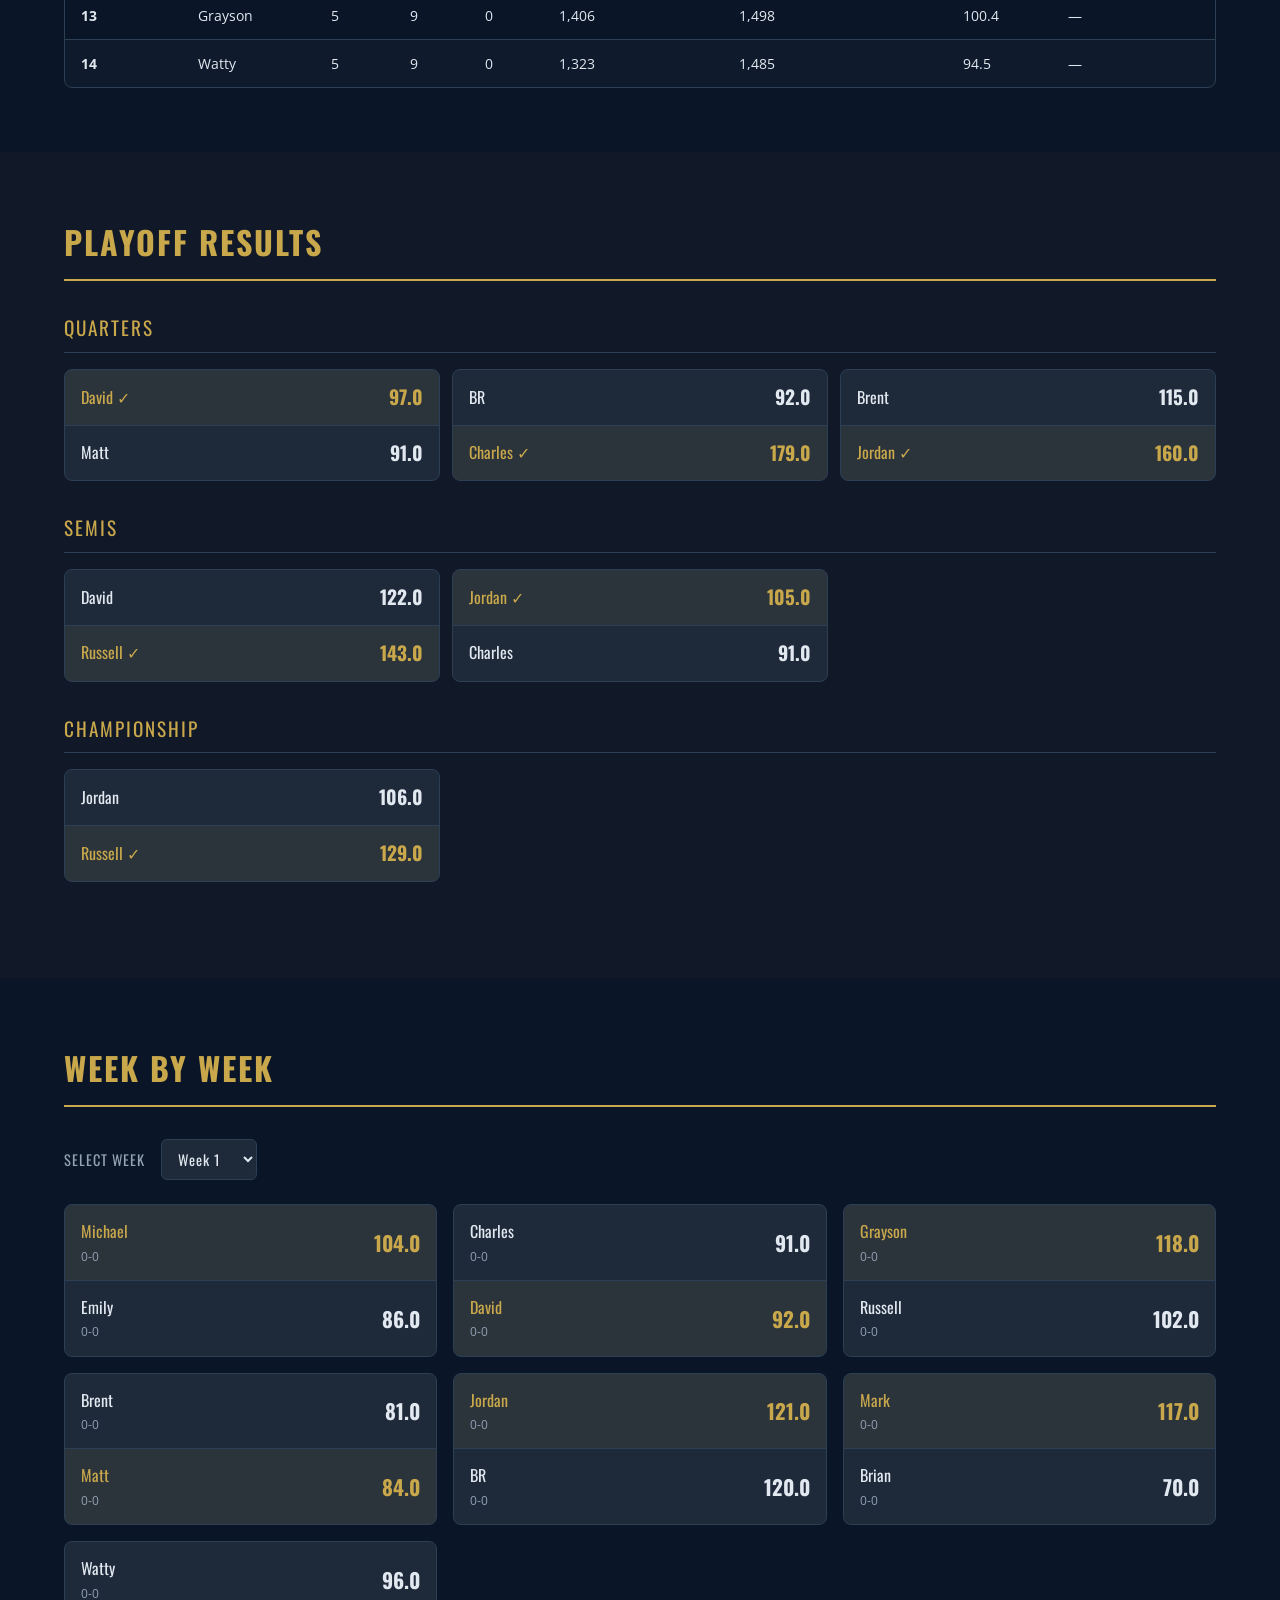
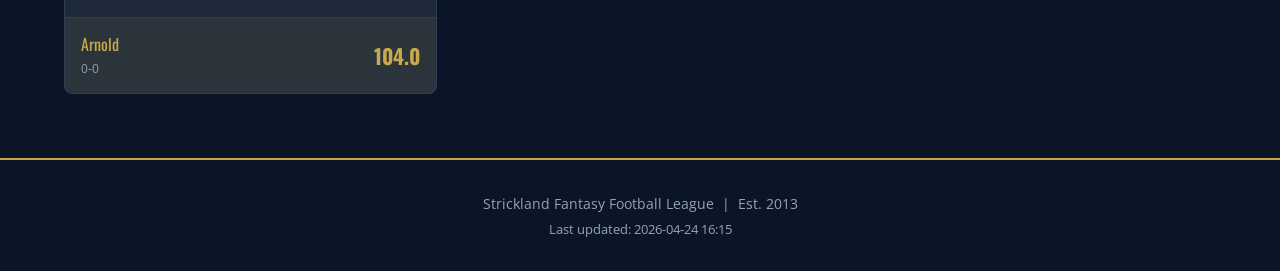
<file: seasons.html>
<!DOCTYPE html>
<html lang="en">
<head>
  <meta charset="UTF-8" />
  <meta name="viewport" content="width=device-width, initial-scale=1.0" />
  <title>SFFL | Seasons</title>
  <link rel="stylesheet" href="assets/css/style.css" />
  <link href="https://fonts.googleapis.com/css2?family=Oswald:wght@400;500;600;700&family=Open+Sans:wght@400;600&display=swap" rel="stylesheet" />
</head>
<body>

  <!-- NAVIGATION -->
  <nav class="navbar">
    <div class="nav-container">
      <a href="index.html" class="nav-brand">
        <img src="assets/logo.png" alt="SFFL Logo" class="nav-logo" />
        <span class="nav-title">SFFL</span>
      </a>
      <button class="nav-hamburger" id="nav-hamburger" aria-label="Toggle navigation">
        <span></span><span></span><span></span>
      </button>
      <ul class="nav-links" id="nav-links">
        <li><a href="index.html">Home</a></li>
        <li><a href="seasons.html" class="active">Seasons</a></li>
        <li><a href="owners.html">Owners</a></li>
        <li><a href="head-to-head.html">Head to Head</a></li>
        <li><a href="playoffs.html">Playoffs</a></li>
        <li><a href="luck.html">Luck</a></li>
        <li><a href="records.html">Records</a></li>
      </ul>
    </div>
  </nav>

  <!-- PAGE HEADER -->
  <section class="page-header">
    <div class="container">
      <h1 class="page-title">Season Hub</h1>
      <p class="page-subtitle">Browse every season in SFFL history</p>
      <div class="season-selector">
        <label for="season-select" class="selector-label">Select Season</label>
        <select id="season-select" class="selector-dropdown">
          <!-- Filled by JavaScript -->
        </select>
      </div>
    </div>
  </section>

  <!-- CHAMPION CALLOUT -->
  <section class="section" id="champion-section">
    <div class="container">
      <div class="season-champion-card" id="season-champion">
        <!-- Filled by JavaScript -->
      </div>
    </div>
  </section>

  <!-- FINAL STANDINGS -->
  <section class="section section-dark">
    <div class="container">
      <h2 class="section-title">Final Standings</h2>
      <div class="table-wrapper">
        <table class="data-table">
          <thead>
            <tr>
              <th>Rank</th>
              <th>Owner</th>
              <th>W</th>
              <th>L</th>
              <th>T</th>
              <th>Points For</th>
              <th>Points Against</th>
              <th>PPG</th>
              <th>Playoffs</th>
            </tr>
          </thead>
          <tbody id="season-standings-body">
            <!-- Filled by JavaScript -->
          </tbody>
        </table>
      </div>
    </div>
  </section>

  <!-- PLAYOFF RESULTS -->
  <section class="section">
    <div class="container">
      <h2 class="section-title">Playoff Results</h2>
      <div id="playoff-results">
        <!-- Filled by JavaScript -->
      </div>
    </div>
  </section>

  <!-- WEEK BY WEEK -->
  <section class="section section-dark">
    <div class="container">
      <h2 class="section-title">Week by Week</h2>
      <div class="week-selector-row">
        <label for="week-select" class="selector-label">Select Week</label>
        <select id="week-select" class="selector-dropdown selector-small">
          <!-- Filled by JavaScript -->
        </select>
      </div>
      <div id="week-matchups" class="matchups-grid">
        <!-- Filled by JavaScript -->
      </div>
    </div>
  </section>

  <!-- FOOTER -->
  <footer class="footer">
    <div class="container">
      <p>Strickland Fantasy Football League &nbsp;|&nbsp; Est. 2013</p>
      <p class="footer-sub">Last updated: <span id="last-updated"></span></p>
    </div>
  </footer>

  <script src="assets/js/data.js"></script>
  <script src="assets/js/sort-table.js"></script>
  <script src="assets/js/seasons.js"></script>
  <script>
    (function() {
      var btn = document.getElementById('nav-hamburger');
      var links = document.getElementById('nav-links');
      btn.addEventListener('click', function() {
        btn.classList.toggle('open');
        links.classList.toggle('open');
      });
    })();
  </script>

</body>
</html>
</file>
<file: assets/css/style.css>
/* ============================================================
   SFFL - Main Stylesheet
   ============================================================ */

/* RESET & BASE */
* {
  margin: 0;
  padding: 0;
  box-sizing: border-box;
}

:root {
  --primary: #0a1628;
  --secondary: #c9a84c;
  --accent: #ffffff;
  --background: #111827;
  --card: #1e2a3a;
  --text: #e2e8f0;
  --text-muted: #94a3b8;
  --border: #2d3f55;
  --success: #22c55e;
  --danger: #ef4444;
}

html {
  scroll-behavior: smooth;
}

body {
  background-color: var(--background);
  color: var(--text);
  font-family: 'Open Sans', sans-serif;
  font-size: 16px;
  line-height: 1.6;
}

h1, h2, h3, h4 {
  font-family: 'Oswald', sans-serif;
  letter-spacing: 0.5px;
}

a {
  color: var(--secondary);
  text-decoration: none;
  transition: color 0.2s;
}

a:hover {
  color: var(--accent);
}

/* ============================================================
   LAYOUT
   ============================================================ */

.container {
  max-width: 1200px;
  margin: 0 auto;
  padding: 0 24px;
}

.section {
  padding: 64px 0;
}

.section-dark {
  background-color: var(--primary);
}

.section-title {
  font-size: 2rem;
  color: var(--secondary);
  text-transform: uppercase;
  letter-spacing: 2px;
  margin-bottom: 32px;
  padding-bottom: 12px;
  border-bottom: 2px solid var(--secondary);
}

/* ============================================================
   NAVBAR
   ============================================================ */

.navbar {
  background-color: var(--primary);
  border-bottom: 2px solid var(--secondary);
  position: sticky;
  top: 0;
  z-index: 100;
}

.nav-container {
  max-width: 1200px;
  margin: 0 auto;
  padding: 0 24px;
  display: flex;
  align-items: center;
  justify-content: space-between;
  height: 64px;
}

.nav-brand {
  display: flex;
  align-items: center;
  gap: 12px;
  text-decoration: none;
  color: inherit;
}

.nav-logo {
  height: 40px;
  width: auto;
}

.nav-title {
  font-family: 'Oswald', sans-serif;
  font-size: 1.5rem;
  font-weight: 700;
  color: var(--secondary);
  letter-spacing: 2px;
}

.nav-links {
  display: flex;
  list-style: none;
  gap: 8px;
}

.nav-links a {
  color: var(--text);
  font-family: 'Oswald', sans-serif;
  font-size: 0.95rem;
  letter-spacing: 1px;
  text-transform: uppercase;
  padding: 8px 14px;
  border-radius: 4px;
  transition: all 0.2s;
}

.nav-links a:hover,
.nav-links a.active {
  color: var(--secondary);
  background-color: rgba(201, 168, 76, 0.1);
}

/* ============================================================
   HERO
   ============================================================ */

.hero {
  background: linear-gradient(135deg, var(--primary) 0%, #0d1f3c 50%, #111827 100%);
  border-bottom: 3px solid var(--secondary);
  padding: 64px 0 0 0;
}

.hero-container {
  max-width: 1200px;
  margin: 0 auto;
  padding: 0 24px 48px;
  display: flex;
  align-items: center;
  gap: 32px;
}

.hero-logo img {
  height: 120px;
  width: auto;
}

.hero-text h1 {
  font-size: 3rem;
  color: var(--accent);
  text-transform: uppercase;
  letter-spacing: 3px;
  line-height: 1.1;
}

.hero-subtitle {
  color: var(--text-muted);
  font-size: 1rem;
  margin-top: 8px;
  letter-spacing: 1px;
}

.champion-banner {
  background: linear-gradient(90deg, var(--secondary) 0%, #a07830 100%);
  padding: 16px 24px;
}

.champion-inner {
  max-width: 1200px;
  margin: 0 auto;
  display: flex;
  align-items: center;
  gap: 16px;
}

.champion-label {
  font-family: 'Oswald', sans-serif;
  font-size: 1rem;
  color: var(--primary);
  text-transform: uppercase;
  letter-spacing: 2px;
}

.champion-name {
  font-family: 'Oswald', sans-serif;
  font-size: 1.5rem;
  font-weight: 700;
  color: var(--primary);
}

.champion-season {
  font-family: 'Open Sans', sans-serif;
  font-size: 0.9rem;
  color: var(--primary);
  opacity: 0.8;
}

/* ============================================================
   TABLES
   ============================================================ */

.table-wrapper {
  overflow-x: auto;
  border-radius: 8px;
  border: 1px solid var(--border);
}

.data-table {
  width: 100%;
  border-collapse: collapse;
  font-size: 0.9rem;
}

.data-table thead {
  background-color: var(--primary);
}

.data-table thead th {
  padding: 14px 16px;
  text-align: left;
  font-family: 'Oswald', sans-serif;
  font-size: 0.85rem;
  text-transform: uppercase;
  letter-spacing: 1px;
  color: var(--secondary);
  border-bottom: 2px solid var(--secondary);
  white-space: nowrap;
}

.data-table tbody tr {
  border-bottom: 1px solid var(--border);
  transition: background-color 0.15s;
}

.data-table tbody tr:hover {
  background-color: rgba(201, 168, 76, 0.05);
}

.data-table tbody tr:last-child {
  border-bottom: none;
}

.data-table tbody td {
  padding: 12px 16px;
  color: var(--text);
}

.data-table tbody tr:nth-child(even) {
  background-color: rgba(255, 255, 255, 0.02);
}

.th-sortable {
  cursor: pointer;
  user-select: none;
  padding-right: 26px !important;
  position: relative;
}

.th-sortable::after {
  content: '⇅';
  position: absolute;
  right: 8px;
  opacity: 0.35;
  font-size: 0.7rem;
  top: 50%;
  transform: translateY(-50%);
}

.th-sort-asc::after {
  content: '↑';
  opacity: 1;
  color: var(--secondary);
}

.th-sort-desc::after {
  content: '↓';
  opacity: 1;
  color: var(--secondary);
}

.badge {
  display: inline-block;
  padding: 2px 8px;
  border-radius: 12px;
  font-size: 0.75rem;
  font-weight: 600;
}

.badge-gold {
  background-color: var(--secondary);
  color: var(--primary);
}

.badge-active {
  background-color: rgba(34, 197, 94, 0.15);
  color: #22c55e;
  border: 1px solid #22c55e;
}

/* ============================================================
   CHAMPIONSHIP GRID
   ============================================================ */

.championship-grid {
  display: grid;
  grid-template-columns: repeat(auto-fill, minmax(160px, 1fr));
  gap: 16px;
}

.championship-card {
  background-color: var(--card);
  border: 1px solid var(--border);
  border-radius: 8px;
  padding: 20px 16px;
  text-align: center;
  transition: transform 0.2s, border-color 0.2s;
}

.championship-card:hover {
  transform: translateY(-2px);
  border-color: var(--secondary);
}

.championship-year {
  font-family: 'Oswald', sans-serif;
  font-size: 1.5rem;
  color: var(--secondary);
  font-weight: 700;
}

.championship-winner {
  font-family: 'Oswald', sans-serif;
  font-size: 1rem;
  color: var(--accent);
  margin-top: 4px;
}

.championship-record {
  font-size: 0.8rem;
  color: var(--text-muted);
  margin-top: 4px;
}

.championship-trophy {
  font-size: 1.5rem;
  margin-bottom: 8px;
}

/* ============================================================
   RECORDS STRIP
   ============================================================ */

.records-strip {
  display: grid;
  grid-template-columns: repeat(auto-fill, minmax(280px, 1fr));
  gap: 16px;
}

.record-card {
  background-color: var(--card);
  border: 1px solid var(--border);
  border-left: 4px solid var(--secondary);
  border-radius: 8px;
  padding: 20px;
}

.record-label {
  font-family: 'Oswald', sans-serif;
  font-size: 0.8rem;
  text-transform: uppercase;
  letter-spacing: 1px;
  color: var(--text-muted);
  margin-bottom: 4px;
}

.record-value {
  font-family: 'Oswald', sans-serif;
  font-size: 2rem;
  color: var(--secondary);
  font-weight: 700;
  line-height: 1;
}

.record-detail {
  font-size: 0.85rem;
  color: var(--text-muted);
  margin-top: 4px;
}

/* ============================================================
   RECORD CALLOUT CARDS (Records page top highlights)
   ============================================================ */

.record-callouts-grid {
  display: grid;
  grid-template-columns: repeat(auto-fill, minmax(220px, 1fr));
  gap: 16px;
}

.record-callout-card {
  background-color: var(--card);
  border: 1px solid var(--border);
  border-top: 3px solid var(--secondary);
  border-radius: 8px;
  padding: 20px 18px;
  text-align: center;
  transition: transform 0.15s, box-shadow 0.15s;
}

.record-callout-card:hover {
  transform: translateY(-2px);
  box-shadow: 0 6px 20px rgba(0, 0, 0, 0.3);
}

.rcc-icon {
  font-size: 1.6rem;
  margin-bottom: 8px;
}

.rcc-label {
  font-family: 'Oswald', sans-serif;
  font-size: 0.75rem;
  text-transform: uppercase;
  letter-spacing: 1px;
  color: var(--text-muted);
  margin-bottom: 8px;
}

.rcc-value {
  font-family: 'Oswald', sans-serif;
  font-size: 1.9rem;
  font-weight: 700;
  line-height: 1;
  margin-bottom: 6px;
}

.rcc-detail {
  font-size: 0.9rem;
  font-weight: 600;
  color: var(--text);
  margin-bottom: 4px;
}

.rcc-sub {
  font-size: 0.78rem;
  color: var(--text-muted);
}

/* ============================================================
   NAV CARDS
   ============================================================ */

.nav-cards {
  display: grid;
  grid-template-columns: repeat(auto-fill, minmax(200px, 1fr));
  gap: 20px;
}

.nav-card {
  background-color: var(--card);
  border: 1px solid var(--border);
  border-radius: 8px;
  padding: 28px 20px;
  text-align: center;
  color: var(--text);
  transition: all 0.2s;
  display: block;
}

.nav-card:hover {
  border-color: var(--secondary);
  transform: translateY(-3px);
  background-color: rgba(201, 168, 76, 0.05);
  color: var(--text);
}

.nav-card-icon {
  font-size: 2rem;
  margin-bottom: 12px;
}

.nav-card-title {
  font-family: 'Oswald', sans-serif;
  font-size: 1.1rem;
  text-transform: uppercase;
  letter-spacing: 1px;
  color: var(--secondary);
  margin-bottom: 8px;
}

.nav-card-desc {
  font-size: 0.85rem;
  color: var(--text-muted);
  line-height: 1.4;
}

/* ============================================================
   FOOTER
   ============================================================ */

.footer {
  background-color: var(--primary);
  border-top: 2px solid var(--secondary);
  padding: 32px 0;
  text-align: center;
}

.footer p {
  color: var(--text-muted);
  font-size: 0.9rem;
}

.footer-sub {
  margin-top: 4px;
  font-size: 0.8rem !important;
}

/* ============================================================
   HAMBURGER MENU
   ============================================================ */

.nav-hamburger {
  display: none;
  flex-direction: column;
  justify-content: center;
  align-items: center;
  gap: 5px;
  cursor: pointer;
  background: none;
  border: none;
  padding: 10px;
  min-height: 44px;
  min-width: 44px;
}

.nav-hamburger span {
  display: block;
  width: 22px;
  height: 2px;
  background-color: var(--secondary);
  border-radius: 2px;
  transition: all 0.3s;
}

.nav-hamburger.open span:nth-child(1) {
  transform: translateY(7px) rotate(45deg);
}

.nav-hamburger.open span:nth-child(2) {
  opacity: 0;
}

.nav-hamburger.open span:nth-child(3) {
  transform: translateY(-7px) rotate(-45deg);
}

/* ============================================================
   PAGE HEADER
   ============================================================ */

.page-header {
  background: linear-gradient(135deg, var(--primary) 0%, #0d1f3c 100%);
  border-bottom: 3px solid var(--secondary);
  padding: 48px 0;
}

.page-title {
  font-size: 2.5rem;
  color: var(--accent);
  text-transform: uppercase;
  letter-spacing: 3px;
}

.page-subtitle {
  color: var(--text-muted);
  margin-top: 8px;
  font-size: 1rem;
}

.season-selector {
  margin-top: 24px;
  display: flex;
  align-items: center;
  gap: 16px;
}

.selector-label {
  font-family: 'Oswald', sans-serif;
  font-size: 0.9rem;
  text-transform: uppercase;
  letter-spacing: 1px;
  color: var(--text-muted);
}

.selector-dropdown {
  background-color: var(--card);
  color: var(--text);
  border: 1px solid var(--border);
  border-radius: 6px;
  padding: 10px 16px;
  font-family: 'Oswald', sans-serif;
  font-size: 1rem;
  letter-spacing: 1px;
  cursor: pointer;
  outline: none;
  transition: border-color 0.2s;
}

.selector-dropdown:hover,
.selector-dropdown:focus {
  border-color: var(--secondary);
}

.selector-small {
  font-size: 0.9rem;
  padding: 8px 12px;
}

.week-selector-row {
  display: flex;
  align-items: center;
  gap: 16px;
  margin-bottom: 24px;
}

/* ============================================================
   SEASON CHAMPION CARD
   ============================================================ */

.season-champion-card {
  background: linear-gradient(135deg, var(--card) 0%, #162032 100%);
  border: 2px solid var(--secondary);
  border-radius: 12px;
  padding: 40px;
  text-align: center;
}

.season-champion-trophy {
  font-size: 3rem;
  margin-bottom: 12px;
}

.season-champion-label {
  font-family: 'Oswald', sans-serif;
  font-size: 0.9rem;
  text-transform: uppercase;
  letter-spacing: 2px;
  color: var(--text-muted);
}

.season-champion-name {
  font-family: 'Oswald', sans-serif;
  font-size: 3rem;
  color: var(--secondary);
  font-weight: 700;
  line-height: 1.1;
  margin-top: 8px;
}

.season-champion-record {
  font-size: 1rem;
  color: var(--text-muted);
  margin-top: 8px;
}

.season-champion-pts {
  font-family: 'Oswald', sans-serif;
  font-size: 1.2rem;
  color: var(--accent);
  margin-top: 4px;
}

/* ============================================================
   PLAYOFF RESULTS
   ============================================================ */

.playoff-round {
  margin-bottom: 32px;
}

.playoff-round-title {
  font-family: 'Oswald', sans-serif;
  font-size: 1.2rem;
  text-transform: uppercase;
  letter-spacing: 2px;
  color: var(--secondary);
  margin-bottom: 16px;
  padding-bottom: 8px;
  border-bottom: 1px solid var(--border);
}

.playoff-matchups {
  display: grid;
  grid-template-columns: repeat(auto-fill, minmax(320px, 1fr));
  gap: 12px;
}

.playoff-matchup {
  background-color: var(--card);
  border: 1px solid var(--border);
  border-radius: 8px;
  overflow: hidden;
}

.playoff-team {
  display: flex;
  justify-content: space-between;
  align-items: center;
  padding: 12px 16px;
  border-bottom: 1px solid var(--border);
}

.playoff-team:last-child {
  border-bottom: none;
}

.playoff-team.winner {
  background-color: rgba(201, 168, 76, 0.08);
}

.playoff-team-name {
  font-family: 'Oswald', sans-serif;
  font-size: 1rem;
  color: var(--text);
}

.playoff-team.winner .playoff-team-name {
  color: var(--secondary);
}

.playoff-team-score {
  font-family: 'Oswald', sans-serif;
  font-size: 1.2rem;
  font-weight: 700;
  color: var(--text);
}

.playoff-team.winner .playoff-team-score {
  color: var(--secondary);
}

.playoff-win-badge {
  font-size: 0.7rem;
  color: var(--secondary);
  margin-left: 8px;
}

/* ============================================================
   WEEK BY WEEK MATCHUPS
   ============================================================ */

.matchups-grid {
  display: grid;
  grid-template-columns: repeat(auto-fill, minmax(320px, 1fr));
  gap: 16px;
}

.matchup-card {
  background-color: var(--card);
  border: 1px solid var(--border);
  border-radius: 8px;
  overflow: hidden;
}

.matchup-team {
  display: flex;
  justify-content: space-between;
  align-items: center;
  padding: 14px 16px;
  border-bottom: 1px solid var(--border);
}

.matchup-team:last-child {
  border-bottom: none;
}

.matchup-team.winner {
  background-color: rgba(201, 168, 76, 0.08);
}

.matchup-team-info {
  display: flex;
  flex-direction: column;
}

.matchup-team-name {
  font-family: 'Oswald', sans-serif;
  font-size: 1rem;
  color: var(--text);
}

.matchup-team.winner .matchup-team-name {
  color: var(--secondary);
}

.matchup-team-record {
  font-size: 0.75rem;
  color: var(--text-muted);
  margin-top: 2px;
}

.matchup-score {
  font-family: 'Oswald', sans-serif;
  font-size: 1.3rem;
  font-weight: 700;
  color: var(--text);
}

.matchup-team.winner .matchup-score {
  color: var(--secondary);
}

@media (max-width: 768px) {
  .matchups-grid {
    grid-template-columns: 1fr;
  }

  .playoff-matchups {
    grid-template-columns: 1fr;
  }

  .season-champion-name {
    font-size: 2rem;
  }
}

/* ============================================================
   OWNER CARDS
   ============================================================ */

.owner-cards-grid {
  display: grid;
  grid-template-columns: repeat(auto-fill, minmax(220px, 1fr));
  gap: 20px;
}

.owner-card {
  background-color: var(--card);
  border: 1px solid var(--border);
  border-radius: 10px;
  padding: 24px 20px;
  text-align: center;
  cursor: pointer;
  transition: all 0.2s;
}

.owner-card:hover {
  border-color: var(--secondary);
  transform: translateY(-3px);
  background-color: rgba(201, 168, 76, 0.05);
}

.owner-card-initial {
  width: 56px;
  height: 56px;
  border-radius: 50%;
  background: linear-gradient(135deg, var(--secondary), #a07830);
  display: flex;
  align-items: center;
  justify-content: center;
  margin: 0 auto 12px;
  font-family: 'Oswald', sans-serif;
  font-size: 1.5rem;
  font-weight: 700;
  color: var(--primary);
}

.owner-card-name {
  font-family: 'Oswald', sans-serif;
  font-size: 1.2rem;
  color: var(--accent);
  text-transform: uppercase;
  letter-spacing: 1px;
}

.owner-card-years {
  font-size: 0.8rem;
  color: var(--text-muted);
  margin-top: 4px;
}

.owner-card-record {
  font-family: 'Oswald', sans-serif;
  font-size: 1rem;
  color: var(--text);
  margin-top: 8px;
}

.owner-card-badges {
  margin-top: 10px;
  display: flex;
  gap: 6px;
  justify-content: center;
  flex-wrap: wrap;
}

/* ============================================================
   OWNER PROFILE
   ============================================================ */

.back-btn {
  background: none;
  border: 1px solid var(--border);
  color: var(--text-muted);
  font-family: 'Oswald', sans-serif;
  font-size: 0.9rem;
  letter-spacing: 1px;
  padding: 8px 16px;
  border-radius: 6px;
  cursor: pointer;
  margin-bottom: 32px;
  transition: all 0.2s;
}

.back-btn:hover {
  border-color: var(--secondary);
  color: var(--secondary);
}

.profile-header {
  display: flex;
  align-items: center;
  gap: 24px;
  margin-bottom: 40px;
}

.profile-initial {
  width: 80px;
  height: 80px;
  border-radius: 50%;
  background: linear-gradient(135deg, var(--secondary), #a07830);
  display: flex;
  align-items: center;
  justify-content: center;
  font-family: 'Oswald', sans-serif;
  font-size: 2.2rem;
  font-weight: 700;
  color: var(--primary);
  flex-shrink: 0;
}

.profile-info h2 {
  font-size: 2.5rem;
  color: var(--accent);
  text-transform: uppercase;
  letter-spacing: 2px;
}

.profile-info p {
  color: var(--text-muted);
  margin-top: 4px;
}

.profile-badges {
  display: flex;
  gap: 8px;
  margin-top: 8px;
  flex-wrap: wrap;
}

.stats-grid {
  display: grid;
  grid-template-columns: repeat(auto-fill, minmax(160px, 1fr));
  gap: 16px;
}

.stat-card {
  background-color: var(--card);
  border: 1px solid var(--border);
  border-left: 4px solid var(--secondary);
  border-radius: 8px;
  padding: 16px;
}

.stat-label {
  font-size: 0.75rem;
  text-transform: uppercase;
  letter-spacing: 1px;
  color: var(--text-muted);
  margin-bottom: 4px;
}

.stat-value {
  font-family: 'Oswald', sans-serif;
  font-size: 1.8rem;
  color: var(--secondary);
  font-weight: 700;
  line-height: 1;
}

.stat-sub {
  font-size: 0.8rem;
  color: var(--text-muted);
  margin-top: 2px;
}

/* ============================================================
   CHART
   ============================================================ */

.chart-wrapper {
  background-color: var(--card);
  border: 1px solid var(--border);
  border-radius: 8px;
  padding: 24px;
  max-height: 400px;
}

/* ============================================================
   RESPONSIVE OWNERS
   ============================================================ */

@media (max-width: 768px) {
  .profile-header {
    flex-direction: column;
    text-align: center;
  }

  .profile-badges {
    justify-content: center;
  }

  .stats-grid {
    grid-template-columns: repeat(2, 1fr);
  }
}

/* ============================================================
   HEAD TO HEAD
   ============================================================ */

.h2h-selectors {
  display: flex;
  align-items: center;
  gap: 24px;
  margin-top: 24px;
  flex-wrap: wrap;
}

.selector-group {
  display: flex;
  flex-direction: column;
  gap: 8px;
}

.h2h-vs {
  font-family: 'Oswald', sans-serif;
  font-size: 1.5rem;
  font-weight: 700;
  color: var(--secondary);
  letter-spacing: 3px;
  padding-top: 24px;
}

.h2h-empty {
  text-align: center;
  padding: 80px 0;
  color: var(--text-muted);
}

.h2h-empty-icon {
  font-size: 3rem;
  margin-bottom: 16px;
}

/* RIVALRY CARD */
.rivalry-card {
  background: linear-gradient(135deg, var(--card) 0%, #162032 100%);
  border: 2px solid var(--secondary);
  border-radius: 12px;
  padding: 40px;
}

.rivalry-owners {
  display: grid;
  grid-template-columns: 1fr auto 1fr;
  align-items: center;
  gap: 24px;
  margin-bottom: 32px;
}

.rivalry-owner {
  text-align: center;
}

.rivalry-owner-initial {
  width: 72px;
  height: 72px;
  border-radius: 50%;
  background: linear-gradient(135deg, var(--secondary), #a07830);
  display: flex;
  align-items: center;
  justify-content: center;
  margin: 0 auto 12px;
  font-family: 'Oswald', sans-serif;
  font-size: 2rem;
  font-weight: 700;
  color: var(--primary);
}

.rivalry-owner-name {
  font-family: 'Oswald', sans-serif;
  font-size: 1.8rem;
  color: var(--accent);
  text-transform: uppercase;
  letter-spacing: 2px;
}

.rivalry-owner-avg {
  font-size: 0.9rem;
  color: var(--text-muted);
  margin-top: 4px;
}

.rivalry-divider {
  font-family: 'Oswald', sans-serif;
  font-size: 2rem;
  color: var(--secondary);
  font-weight: 700;
}

.rivalry-records {
  display: grid;
  grid-template-columns: repeat(3, 1fr);
  gap: 16px;
  border-top: 1px solid var(--border);
  padding-top: 24px;
}

.rivalry-record-row {
  text-align: center;
  background-color: rgba(0,0,0,0.2);
  border-radius: 8px;
  padding: 16px;
}

.rivalry-record-type {
  font-family: 'Oswald', sans-serif;
  font-size: 0.8rem;
  text-transform: uppercase;
  letter-spacing: 1px;
  color: var(--text-muted);
  margin-bottom: 8px;
}

.rivalry-record-score {
  font-family: 'Oswald', sans-serif;
  font-size: 1.4rem;
  color: var(--secondary);
  font-weight: 700;
}

.rivalry-record-leader {
  font-size: 0.8rem;
  color: var(--text-muted);
  margin-top: 4px;
}

.rivalry-best {
  display: grid;
  grid-template-columns: 1fr 1fr;
  gap: 16px;
  margin-top: 16px;
}

.rivalry-best-card {
  background-color: rgba(0,0,0,0.2);
  border-radius: 8px;
  padding: 16px;
  text-align: center;
}

.rivalry-best-label {
  font-size: 0.75rem;
  text-transform: uppercase;
  letter-spacing: 1px;
  color: var(--text-muted);
  margin-bottom: 4px;
}

.rivalry-best-value {
  font-family: 'Oswald', sans-serif;
  font-size: 1.2rem;
  color: var(--secondary);
  font-weight: 700;
}

.rivalry-best-detail {
  font-size: 0.8rem;
  color: var(--text-muted);
  margin-top: 2px;
}

/* TYPE BADGES */
.type-badge {
  display: inline-block;
  padding: 2px 8px;
  border-radius: 12px;
  font-size: 0.75rem;
  font-weight: 600;
}

.type-regular {
  background: rgba(148,163,184,0.15);
  color: var(--text-muted);
  border: 1px solid var(--border);
}

.type-playoff {
  background: rgba(201,168,76,0.15);
  color: var(--secondary);
  border: 1px solid var(--secondary);
}

@media (max-width: 768px) {
  .rivalry-owners {
    grid-template-columns: 1fr;
    text-align: center;
  }

  .rivalry-records {
    grid-template-columns: 1fr;
  }

  .rivalry-best {
    grid-template-columns: 1fr;
  }

  .h2h-selectors {
    flex-direction: column;
    align-items: flex-start;
  }

  .h2h-vs {
    padding-top: 0;
  }
}

/* ============================================================
   PLAYOFFS PAGE
   ============================================================ */

.subsection-title {
  font-family: 'Oswald', sans-serif;
  font-size: 1.3rem;
  color: var(--secondary);
  text-transform: uppercase;
  letter-spacing: 2px;
  margin-bottom: 20px;
  padding-bottom: 8px;
  border-bottom: 1px solid var(--border);
}

/* FOUNDING BROTHERS LEADERBOARD */
.fb-leaderboard {
  display: grid;
  grid-template-columns: repeat(auto-fill, minmax(200px, 1fr));
  gap: 16px;
  margin-bottom: 16px;
}

.fb-leader-card {
  background-color: var(--card);
  border: 1px solid var(--border);
  border-radius: 10px;
  padding: 24px 20px;
  text-align: center;
  transition: all 0.2s;
}

.fb-leader-card:hover {
  border-color: var(--secondary);
}

.fb-leader-card.top {
  border-color: var(--secondary);
  background: linear-gradient(135deg, var(--card), #162032);
}

.fb-leader-initial {
  width: 52px;
  height: 52px;
  border-radius: 50%;
  background: linear-gradient(135deg, var(--secondary), #a07830);
  display: flex;
  align-items: center;
  justify-content: center;
  margin: 0 auto 12px;
  font-family: 'Oswald', sans-serif;
  font-size: 1.4rem;
  font-weight: 700;
  color: var(--primary);
}

.fb-leader-name {
  font-family: 'Oswald', sans-serif;
  font-size: 1.2rem;
  color: var(--accent);
  text-transform: uppercase;
  letter-spacing: 1px;
}

.fb-leader-wins {
  font-family: 'Oswald', sans-serif;
  font-size: 2.5rem;
  color: var(--secondary);
  font-weight: 700;
  line-height: 1;
  margin-top: 8px;
}

.fb-leader-label {
  font-size: 0.8rem;
  color: var(--text-muted);
  margin-top: 4px;
}

/* FOUNDING BROTHERS SEASON */
.fb-season-card {
  background-color: var(--card);
  border: 1px solid var(--border);
  border-radius: 10px;
  overflow: hidden;
}

.fb-season-winner {
  background: linear-gradient(90deg, var(--secondary), #a07830);
  padding: 16px 24px;
  display: flex;
  align-items: center;
  gap: 12px;
}

.fb-season-winner-label {
  font-family: 'Oswald', sans-serif;
  font-size: 0.85rem;
  text-transform: uppercase;
  letter-spacing: 2px;
  color: var(--primary);
}

.fb-season-winner-name {
  font-family: 'Oswald', sans-serif;
  font-size: 1.5rem;
  font-weight: 700;
  color: var(--primary);
}

.fb-season-standings {
  padding: 0;
}

@media (max-width: 768px) {
  .fb-leaderboard {
    grid-template-columns: repeat(2, 1fr);
  }
}

/* ============================================================
   RECORDS PAGE
   ============================================================ */

.records-two-col {
  display: grid;
  grid-template-columns: 1fr 1fr;
  gap: 32px;
}

.streaks-grid {
  display: grid;
  grid-template-columns: repeat(auto-fill, minmax(160px, 1fr));
  gap: 12px;
  margin-bottom: 16px;
}

.streak-card {
  background-color: var(--card);
  border: 1px solid var(--border);
  border-radius: 8px;
  padding: 16px;
  text-align: center;
}

.streak-card.win {
  border-left: 4px solid var(--success);
}

.streak-card.loss {
  border-left: 4px solid var(--danger);
}

.streak-owner {
  font-family: 'Oswald', sans-serif;
  font-size: 1rem;
  color: var(--accent);
  text-transform: uppercase;
  letter-spacing: 1px;
}

.streak-value {
  font-family: 'Oswald', sans-serif;
  font-size: 2rem;
  font-weight: 700;
  line-height: 1;
  margin-top: 4px;
}

.streak-card.win .streak-value {
  color: var(--success);
}

.streak-card.loss .streak-value {
  color: var(--danger);
}

.streak-label {
  font-size: 0.75rem;
  color: var(--text-muted);
  margin-top: 4px;
}

/* DIVISIONAL SUMMARY */
.divisional-summary {
  display: grid;
  grid-template-columns: 1fr auto 1fr;
  gap: 24px;
  align-items: center;
  background: linear-gradient(135deg, var(--card), #162032);
  border: 2px solid var(--secondary);
  border-radius: 12px;
  padding: 32px;
  text-align: center;
}

.div-summary-name {
  font-family: 'Oswald', sans-serif;
  font-size: 1.8rem;
  color: var(--secondary);
  text-transform: uppercase;
  letter-spacing: 2px;
}

.div-summary-record {
  font-family: 'Oswald', sans-serif;
  font-size: 1.2rem;
  color: var(--text);
  margin-top: 4px;
}

.div-summary-pts {
  font-size: 0.85rem;
  color: var(--text-muted);
  margin-top: 4px;
}

.div-summary-vs {
  font-family: 'Oswald', sans-serif;
  font-size: 2rem;
  color: var(--secondary);
  font-weight: 700;
}

@media (max-width: 768px) {
  .records-two-col {
    grid-template-columns: 1fr;
  }

  .divisional-summary {
    grid-template-columns: 1fr;
  }

  .streaks-grid {
    grid-template-columns: repeat(2, 1fr);
  }
}

/* ============================================================
   GLOBAL MOBILE — 768px
   ============================================================ */

@media (max-width: 768px) {
  /* --- NAVBAR / HAMBURGER --- */
  .navbar {
    position: sticky;
    overflow: visible;
  }

  .nav-hamburger {
    display: flex;
  }

  .nav-links {
    display: none;
    flex-direction: column;
    position: absolute;
    top: 64px;
    left: 0;
    right: 0;
    background-color: var(--primary);
    border-bottom: 2px solid var(--secondary);
    padding: 8px 0;
    z-index: 99;
    gap: 0;
  }

  .nav-links.open {
    display: flex;
  }

  .nav-links li {
    width: 100%;
  }

  .nav-links a {
    display: flex;
    align-items: center;
    padding: 14px 24px;
    min-height: 44px;
    border-radius: 0;
  }

  /* --- HERO --- */
  .hero-container {
    flex-direction: column;
    text-align: center;
    padding: 28px 16px 28px;
    gap: 16px;
  }

  .hero-text h1 {
    font-size: 1.8rem;
    letter-spacing: 1.5px;
  }

  .hero-logo img {
    height: 80px;
  }

  /* --- CHAMPION BANNER --- */
  .champion-inner {
    flex-direction: column;
    text-align: center;
    gap: 4px;
  }

  /* --- SECTION / CONTAINER --- */
  .section {
    padding: 40px 0;
  }

  .container {
    padding: 0 16px;
  }

  /* --- PAGE HEADER --- */
  .page-header {
    padding: 32px 0;
  }

  .page-title {
    font-size: 1.8rem;
    letter-spacing: 1.5px;
  }

  .section-title {
    font-size: 1.5rem;
    letter-spacing: 1px;
  }

  /* --- SELECTORS / DROPDOWNS --- */
  .season-selector {
    flex-direction: column;
    align-items: flex-start;
    gap: 8px;
  }

  .season-selector .selector-dropdown {
    width: 100%;
  }

  .week-selector-row {
    flex-direction: column;
    align-items: flex-start;
    gap: 8px;
  }

  .week-selector-row .selector-dropdown {
    width: 100%;
  }

  .selector-dropdown {
    min-height: 44px;
  }

  /* --- H2H SELECTORS --- */
  .h2h-selectors {
    flex-direction: column;
    align-items: flex-start;
    gap: 12px;
  }

  .selector-group {
    width: 100%;
  }

  .selector-group .selector-dropdown {
    width: 100%;
  }

  .h2h-vs {
    padding-top: 0;
  }

  /* --- NAV CARDS --- */
  .nav-cards {
    grid-template-columns: repeat(2, 1fr);
    gap: 12px;
  }

  .nav-card {
    padding: 20px 14px;
    min-height: 44px;
  }

  /* --- CHAMPIONSHIP GRID --- */
  .championship-grid {
    grid-template-columns: repeat(2, 1fr);
  }

  /* --- OWNER CARDS --- */
  .owner-cards-grid {
    grid-template-columns: repeat(2, 1fr);
  }

  /* --- SEASON CHAMPION --- */
  .season-champion-card {
    padding: 24px 16px;
  }

  .season-champion-name {
    font-size: 1.8rem;
  }

  .season-champion-trophy {
    font-size: 2rem;
  }

  /* --- RIVALRY CARD --- */
  .rivalry-card {
    padding: 24px 16px;
  }

  .rivalry-owner-name {
    font-size: 1.3rem;
  }

  /* --- OWNER PROFILE --- */
  .profile-info h2 {
    font-size: 1.8rem;
  }

  .back-btn {
    min-height: 44px;
  }

  /* --- DIVISIONAL SUMMARY --- */
  .divisional-summary {
    padding: 20px 16px;
  }

  .div-summary-name {
    font-size: 1.3rem;
  }

  /* --- TABLE WRAPPER ensure scroll --- */
  .table-wrapper {
    -webkit-overflow-scrolling: touch;
  }

  .data-table thead th,
  .data-table tbody td {
    padding: 10px 12px;
    font-size: 0.82rem;
  }
}

/* ============================================================
   SMALL PHONES — 480px
   ============================================================ */

@media (max-width: 480px) {
  .nav-title {
    font-size: 1.2rem;
  }

  .hero-text h1 {
    font-size: 1.4rem;
  }

  .page-title {
    font-size: 1.5rem;
  }

  .nav-cards {
    grid-template-columns: 1fr;
  }

  .owner-cards-grid {
    grid-template-columns: 1fr;
  }

  .championship-grid {
    grid-template-columns: repeat(2, 1fr);
  }

  .stats-grid {
    grid-template-columns: repeat(2, 1fr);
  }

  .rivalry-card {
    padding: 16px 12px;
  }

  .season-champion-name {
    font-size: 1.5rem;
  }
}

/* ============================================================
   LUCK PAGE
   ============================================================ */

.luck-tiles {
  display: grid;
  grid-template-columns: repeat(4, 1fr);
  gap: 16px;
}

.luck-tile {
  background: var(--card);
  border: 1px solid var(--border);
  border-radius: 8px;
  padding: 20px 16px;
  text-align: center;
}

.luck-tile-emoji {
  font-size: 1.8rem;
  margin-bottom: 8px;
}

.luck-tile-value {
  font-family: 'Oswald', sans-serif;
  font-size: 1.6rem;
  font-weight: 700;
  color: var(--secondary);
  line-height: 1.2;
}

.luck-tile-label {
  font-size: 0.72rem;
  color: var(--text-muted);
  text-transform: uppercase;
  letter-spacing: 1px;
  margin-top: 6px;
}

.luck-tile-sub {
  font-size: 0.78rem;
  color: var(--text-muted);
  margin-top: 6px;
  line-height: 1.4;
}

.luck-charts-row {
  display: grid;
  grid-template-columns: 1fr 1fr;
  gap: 32px;
  align-items: start;
}

.luck-chart-wrap {
  background: var(--card);
  border: 1px solid var(--border);
  border-radius: 8px;
  padding: 24px;
}

.luck-chart-title {
  font-family: 'Oswald', sans-serif;
  font-size: 0.9rem;
  color: var(--secondary);
  text-transform: uppercase;
  letter-spacing: 1px;
  margin-bottom: 16px;
}

.luck-badge {
  display: inline-block;
  padding: 3px 10px;
  border-radius: 12px;
  font-size: 0.78rem;
  font-weight: 600;
  white-space: nowrap;
}

.luck-badge.lucky {
  background: rgba(34, 197, 94, 0.18);
  color: #22c55e;
}

.luck-badge.unlucky {
  background: rgba(239, 68, 68, 0.18);
  color: #ef4444;
}

.luck-owner-grid {
  display: grid;
  grid-template-columns: 1fr 1fr;
  gap: 32px;
}

.luck-heatmap-table {
  width: 100%;
  border-collapse: separate;
  border-spacing: 0 4px;
}

.luck-heatmap-table thead th {
  padding: 6px 12px;
  font-family: 'Oswald', sans-serif;
  font-size: 0.8rem;
  color: var(--text-muted);
  text-transform: uppercase;
  letter-spacing: 0.5px;
  border-bottom: 1px solid var(--border);
}

.luck-selector-row {
  display: flex;
  align-items: center;
  gap: 16px;
  flex-wrap: wrap;
}

.luck-selector-label {
  font-family: 'Oswald', sans-serif;
  font-size: 1rem;
  color: var(--text-muted);
  text-transform: uppercase;
  letter-spacing: 1px;
}

@media (max-width: 768px) {
  .luck-tiles {
    grid-template-columns: repeat(2, 1fr);
  }

  .luck-charts-row {
    grid-template-columns: 1fr;
  }

  .luck-owner-grid {
    grid-template-columns: 1fr;
  }
}
</file>
